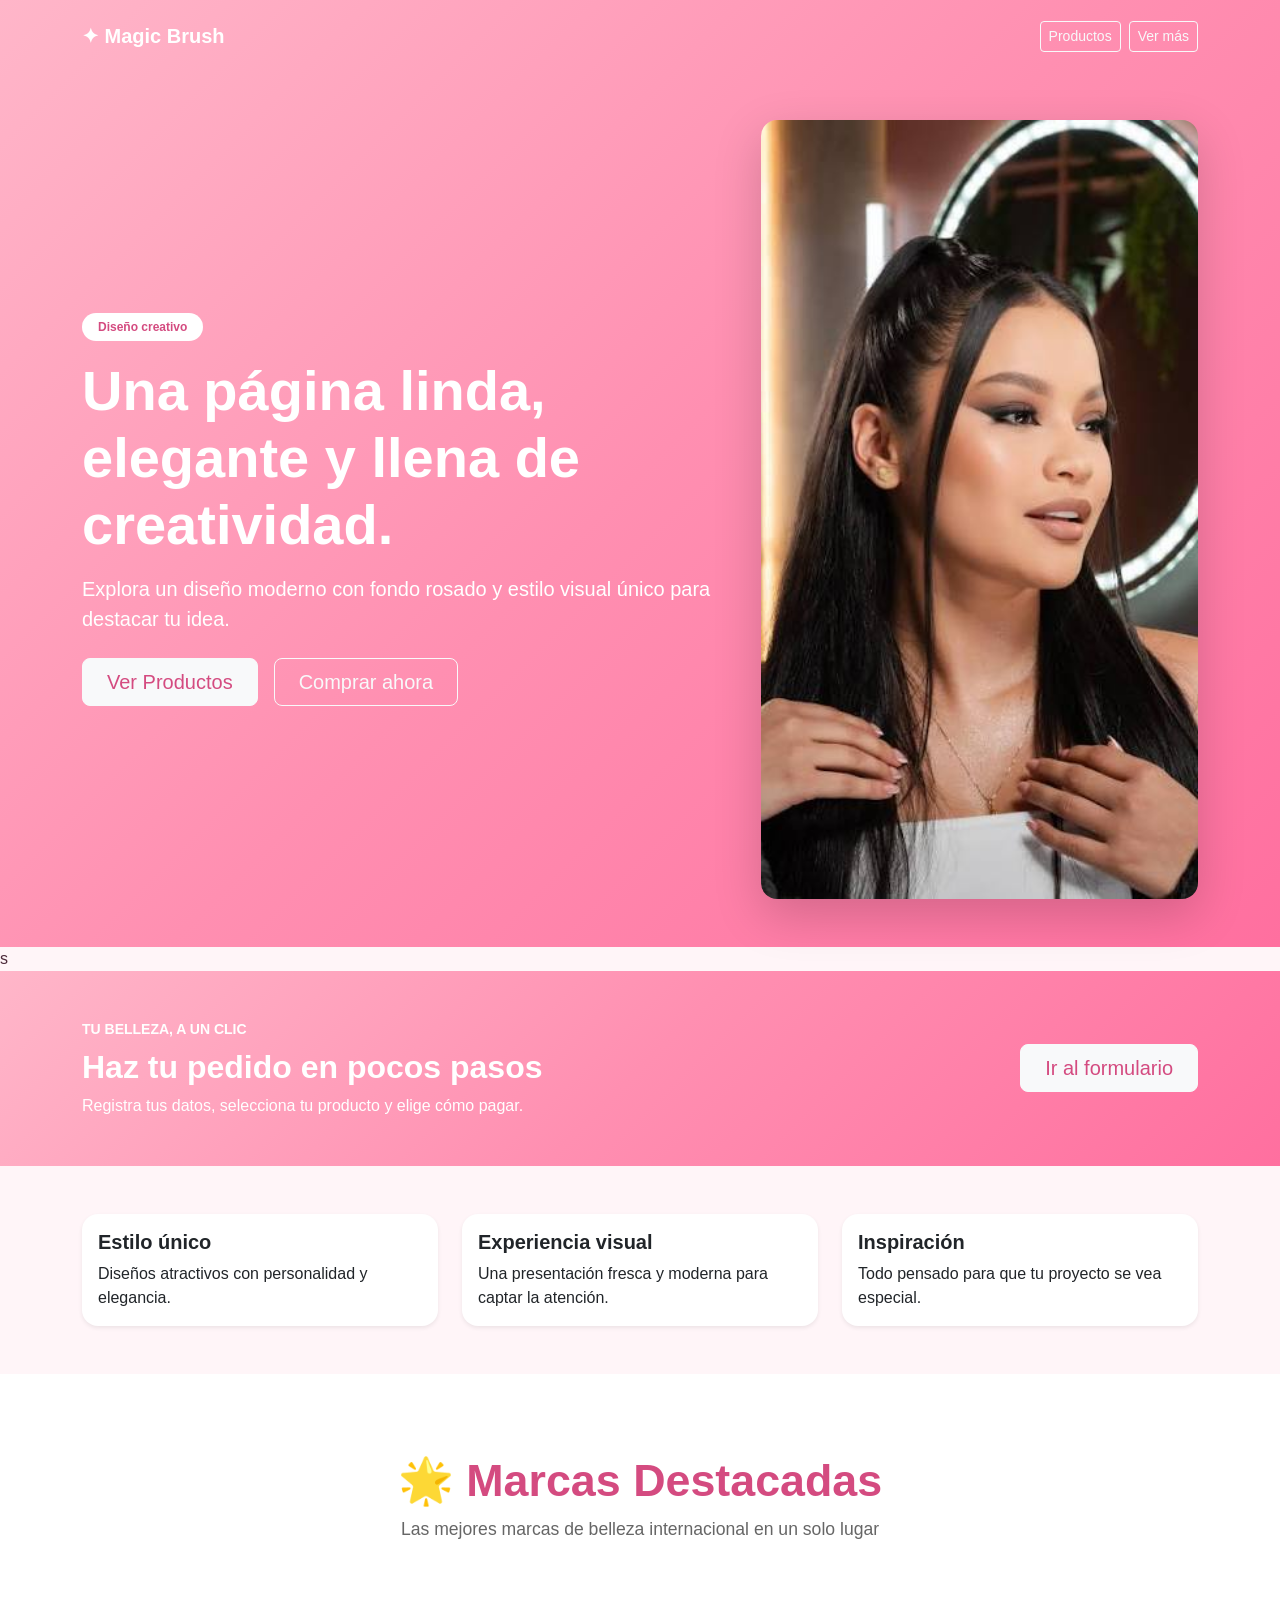
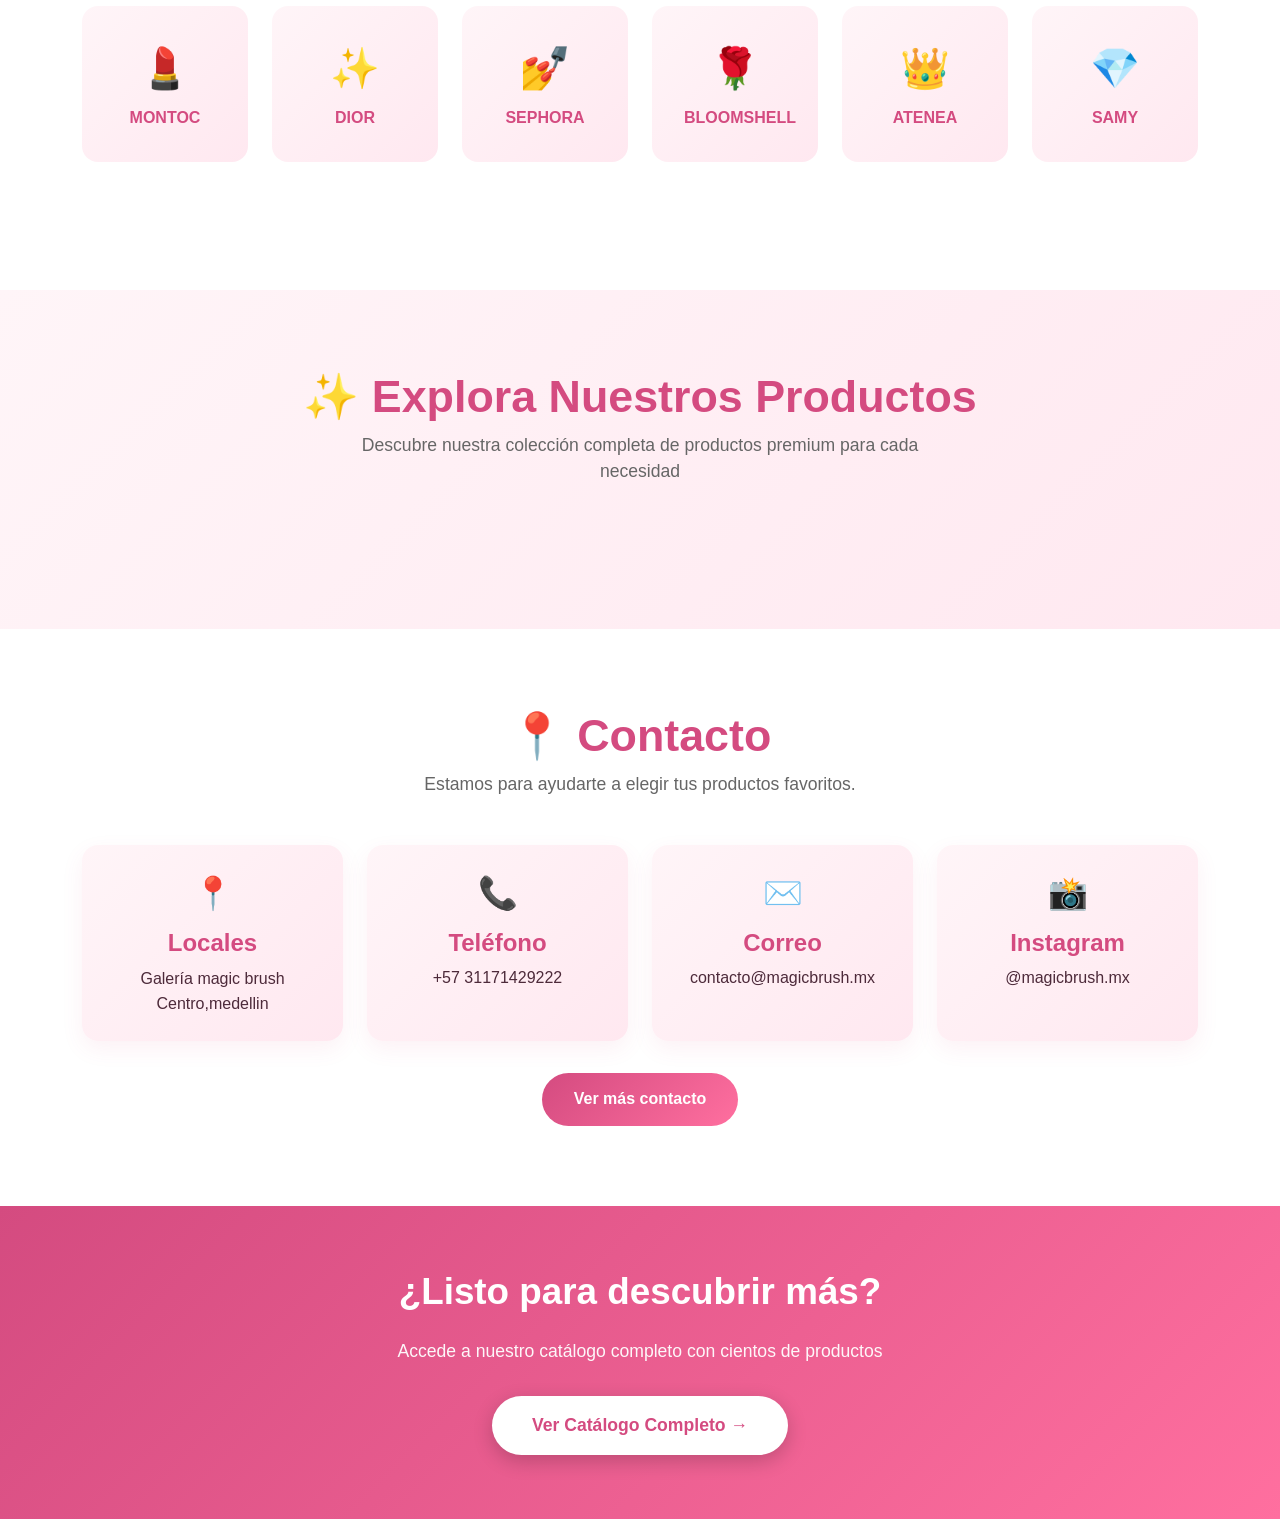
<file: index.html>
<!DOCTYPE html>
<html lang="es">
<head>
  <meta charset="UTF-8">
  <meta name="viewport" content="width=device-width, initial-scale=1.0">
  <title>Magic Brush</title>
  <link href="https://cdn.jsdelivr.net/npm/bootstrap@5.3.8/dist/css/bootstrap.min.css" rel="stylesheet">
  <link rel="stylesheet" href="style.css">
</head>
<body>

<div class="hero-section">
    <nav class="navbar navbar-expand-lg navbar-light py-3">
      <div class="container">
        <a class="navbar-brand fw-bold text-white" href="#">✦ Magic Brush</a>
        <div class="d-flex gap-2">
          <a class="btn btn-outline-light btn-sm" href="compras.html#productos">Productos</a>
          <a class="btn btn-outline-light btn-sm" href="compras.html#productos">Ver más</a>
        </div>
      </div>
    </nav>

    <div class="container py-5">
      <div class="row align-items-center g-5">
        <div class="col-lg-7 text-white">
          <span class="badge rounded-pill bg-white text-pink fw-semibold px-3 py-2 mb-3">Diseño creativo</span>
          <h1 class="display-4 fw-bold mb-3">Una página linda, elegante y llena de creatividad.</h1>
          <p class="lead mb-4">Explora un diseño moderno con fondo rosado y estilo visual único para destacar tu idea.</p>
          <div class="d-flex flex-wrap gap-3">
            <a class="btn btn-light btn-lg px-4 text-pink" href="compras.html#productos">Ver Productos</a>
            <a class="btn btn-outline-light btn-lg px-4" href="formulario.html">Comprar ahora</a>
          </div>
        </div>
        <div class="col-lg-5">
          <img src="./imagenes/maquilladora.jfif" class="img-fluid rounded-4 shadow-lg" alt="Diseño creativo rosado">
        </div>
      </div>
    </div>
  </div>
s
  <section class="seccion-compra-inicio">
    <div class="container d-flex flex-column flex-lg-row align-items-center justify-content-between gap-4">
      <div>
        <p class="text-uppercase small fw-bold mb-2">Tu belleza, a un clic</p>
        <h2 class="fw-bold mb-2">Haz tu pedido en pocos pasos</h2>
        <p class="mb-0">Registra tus datos, selecciona tu producto y elige cómo pagar.</p>
      </div>
      <a class="btn btn-light btn-lg text-pink px-4" href="formulario.html">Ir al formulario</a>
    </div>
  </section>

  <!-- SECCIÓN DE SERVICIOS -->
  <section id="servicios" class="container py-5">
    <div class="row g-4">
      <div class="col-md-4">
        <div class="card h-100 border-0 shadow-sm">
          <div class="card-body">
            <h5 class="fw-bold">Estilo único</h5>
            <p class="mb-0">Diseños atractivos con personalidad y elegancia.</p>
          </div>
        </div>
      </div>
      <div class="col-md-4">
        <div class="card h-100 border-0 shadow-sm">
          <div class="card-body">
            <h5 class="fw-bold">Experiencia visual</h5>
            <p class="mb-0">Una presentación fresca y moderna para captar la atención.</p>
          </div>
        </div>
      </div>
      <div class="col-md-4">
        <div class="card h-100 border-0 shadow-sm">
          <div class="card-body">
            <h5 class="fw-bold">Inspiración</h5>
            <p class="mb-0">Todo pensado para que tu proyecto se vea especial.</p>
          </div>
        </div>
      </div>
    </div>
  </section>

  <!-- SECCIÓN DE MARCAS DESTACADAS -->
  <section style="background: white; padding: 5rem 0;">
    <div class="container">
      <div style="text-align: center; margin-bottom: 4rem;">
        <h2 style="color: #d44b80; font-size: 2.8rem; font-weight: 800; margin-bottom: 0.5rem;">🌟 Marcas Destacadas</h2>
        <p style="color: #666; font-size: 1.1rem; max-width: 600px; margin: 0 auto;">Las mejores marcas de belleza internacional en un solo lugar</p>
      </div>

      <!-- MARCAS -->
      <div style="display: grid; grid-template-columns: repeat(auto-fit, minmax(150px, 1fr)); gap: 1.5rem; margin-bottom: 3rem;">
        <a href="montoc.html" style="display: block; text-decoration: none; background: linear-gradient(135deg, #fff5f8 0%, #ffe8f0 100%); padding: 2rem; border-radius: 1rem; text-align: center; transition: all 0.3s ease; cursor: pointer; box-shadow: none;"
             onmouseover="this.style.transform='scale(1.05)'; this.style.boxShadow='0 10px 30px rgba(212, 75, 128, 0.2)';"
             onmouseout="this.style.transform='scale(1)'; this.style.boxShadow='none';">
          <div style="font-size: 2.5rem; margin-bottom: 0.5rem;">💄</div>
          <p style="color: #d44b80; font-weight: 700; margin: 0;">MONTOC</p>
        </a>
        <a href="dior.html" style="display: block; text-decoration: none; background: linear-gradient(135deg, #fff5f8 0%, #ffe8f0 100%); padding: 2rem; border-radius: 1rem; text-align: center; transition: all 0.3s ease; cursor: pointer; box-shadow: none;"
             onmouseover="this.style.transform='scale(1.05)'; this.style.boxShadow='0 10px 30px rgba(212, 75, 128, 0.2)';"
             onmouseout="this.style.transform='scale(1)'; this.style.boxShadow='none';">
          <div style="font-size: 2.5rem; margin-bottom: 0.5rem;">✨</div>
          <p style="color: #d44b80; font-weight: 700; margin: 0;">DIOR</p>
        </a>
        <a href="sephora.html" style="display: block; text-decoration: none; background: linear-gradient(135deg, #fff5f8 0%, #ffe8f0 100%); padding: 2rem; border-radius: 1rem; text-align: center; transition: all 0.3s ease; cursor: pointer; box-shadow: none;"
             onmouseover="this.style.transform='scale(1.05)'; this.style.boxShadow='0 10px 30px rgba(212, 75, 128, 0.2)';"
             onmouseout="this.style.transform='scale(1)'; this.style.boxShadow='none';">
          <div style="font-size: 2.5rem; margin-bottom: 0.5rem;">💅</div>
          <p style="color: #d44b80; font-weight: 700; margin: 0;">SEPHORA</p>
        </a>
        <a href="bloomshell.html" style="display: block; text-decoration: none; background: linear-gradient(135deg, #fff5f8 0%, #ffe8f0 100%); padding: 2rem; border-radius: 1rem; text-align: center; transition: all 0.3s ease; cursor: pointer; box-shadow: none;"
             onmouseover="this.style.transform='scale(1.05)'; this.style.boxShadow='0 10px 30px rgba(212, 75, 128, 0.2)';"
             onmouseout="this.style.transform='scale(1)'; this.style.boxShadow='none';">
          <div style="font-size: 2.5rem; margin-bottom: 0.5rem;">🌹</div>
          <p style="color: #d44b80; font-weight: 700; margin: 0;">BLOOMSHELL</p>
        </a>
        <a href="atenea.html" style="display: block; text-decoration: none; background: linear-gradient(135deg, #fff5f8 0%, #ffe8f0 100%); padding: 2rem; border-radius: 1rem; text-align: center; transition: all 0.3s ease; cursor: pointer; box-shadow: none;"
             onmouseover="this.style.transform='scale(1.05)'; this.style.boxShadow='0 10px 30px rgba(212, 75, 128, 0.2)';"
             onmouseout="this.style.transform='scale(1)'; this.style.boxShadow='none';">
          <div style="font-size: 2.5rem; margin-bottom: 0.5rem;">👑</div>
          <p style="color: #d44b80; font-weight: 700; margin: 0;">ATENEA</p>
        </a>
        <a href="samy.html" style="display: block; text-decoration: none; background: linear-gradient(135deg, #fff5f8 0%, #ffe8f0 100%); padding: 2rem; border-radius: 1rem; text-align: center; transition: all 0.3s ease; cursor: pointer; box-shadow: none;"
             onmouseover="this.style.transform='scale(1.05)'; this.style.boxShadow='0 10px 30px rgba(212, 75, 128, 0.2)';"
             onmouseout="this.style.transform='scale(1)'; this.style.boxShadow='none';">
          <div style="font-size: 2.5rem; margin-bottom: 0.5rem;">💎</div>
          <p style="color: #d44b80; font-weight: 700; margin: 0;">SAMY</p>
        </a>
      </div>
    </div>
  </section>

  <!-- SECCIÓN DE PRODUCTOS POR CATEGORÍA -->
  <section style="background: linear-gradient(135deg, #fff5f8 0%, #ffe8f0 100%); padding: 5rem 0;">
    <div class="container">
      <div style="text-align: center; margin-bottom: 4rem;">
        <h2 style="color: #d44b80; font-size: 2.8rem; font-weight: 800; margin-bottom: 0.5rem;">✨ Explora Nuestros Productos</h2>
        <p style="color: #666; font-size: 1.1rem; max-width: 600px; margin: 0 auto;">Descubre nuestra colección completa de productos premium para cada necesidad</p>
      </div>
    </div>
  </section>

  <!-- SECCIÓN DE CONTACTO -->
  <section style="background: white; padding: 5rem 0;">
    <div class="container">
      <div style="text-align: center; margin-bottom: 3rem;">
        <h2 style="color: #d44b80; font-size: 2.8rem; font-weight: 800; margin-bottom: 0.5rem;">📍 Contacto</h2>
        <p style="color: #666; font-size: 1.1rem; max-width: 600px; margin: 0 auto;">Estamos para ayudarte a elegir tus productos favoritos.</p>
      </div>

      <div style="display: grid; grid-template-columns: repeat(auto-fit, minmax(180px, 1fr)); gap: 1.5rem;">
        <div style="background: linear-gradient(135deg, #fff5f8 0%, #ffe8f0 100%); border-radius: 1rem; padding: 1.5rem; text-align: center; box-shadow: 0 8px 22px rgba(212, 75, 128, 0.08);">
          <div style="font-size: 2rem; margin-bottom: 0.75rem;">📍</div>
          <h4 style="color: #d44b80; font-weight: 800; margin-bottom: 0.5rem;">Locales</h4>
          <p style="color: #4d2a3a; margin: 0; line-height: 1.6;">Galería magic brush<br>Centro,medellin</p>
        </div>

        <div style="background: linear-gradient(135deg, #fff5f8 0%, #ffe8f0 100%); border-radius: 1rem; padding: 1.5rem; text-align: center; box-shadow: 0 8px 22px rgba(212, 75, 128, 0.08);">
          <div style="font-size: 2rem; margin-bottom: 0.75rem;">📞</div>
          <h4 style="color: #d44b80; font-weight: 800; margin-bottom: 0.5rem;">Teléfono</h4>
          <p style="margin: 0;"><a href="tel:+525512345678" style="color: #4d2a3a; text-decoration: none;">+57 31171429222</a></p>
        </div>

        <div style="background: linear-gradient(135deg, #fff5f8 0%, #ffe8f0 100%); border-radius: 1rem; padding: 1.5rem; text-align: center; box-shadow: 0 8px 22px rgba(212, 75, 128, 0.08);">
          <div style="font-size: 2rem; margin-bottom: 0.75rem;">✉️</div>
          <h4 style="color: #d44b80; font-weight: 800; margin-bottom: 0.5rem;">Correo</h4>
          <p style="margin: 0;"><a href="mailto:contacto@magicbrush.mx" style="color: #4d2a3a; text-decoration: none;">contacto@magicbrush.mx</a></p>
        </div>

        <div style="background: linear-gradient(135deg, #fff5f8 0%, #ffe8f0 100%); border-radius: 1rem; padding: 1.5rem; text-align: center; box-shadow: 0 8px 22px rgba(212, 75, 128, 0.08);">
          <div style="font-size: 2rem; margin-bottom: 0.75rem;">📸</div>
          <h4 style="color: #d44b80; font-weight: 800; margin-bottom: 0.5rem;">Instagram</h4>
          <p style="margin: 0;"><a href="https://instagram.com/magicbrush.mx" target="_blank" rel="noreferrer" style="color: #4d2a3a; text-decoration: none;">@magicbrush.mx</a></p>
        </div>
      </div>

      <div style="text-align: center; margin-top: 2rem;">
        <a href="contacto.html" style="display: inline-block; background: linear-gradient(135deg, #d44b80 0%, #ff6f9f 100%); color: white; text-decoration: none; padding: 0.9rem 2rem; border-radius: 999px; font-weight: 700;">Ver más contacto</a>
      </div>
    </div>
  </section>

  <!-- BOTÓN CTA FINAL -->
  <section style="background: linear-gradient(135deg, #d44b80 0%, #ff6f9f 100%); padding: 4rem 0; text-align: center; color: white;">
    <div class="container">
      <h2 style="font-size: 2.3rem; font-weight: 800; margin-bottom: 1.5rem;">¿Listo para descubrir más?</h2>
      <p style="font-size: 1.1rem; margin-bottom: 2rem; opacity: 0.95;">Accede a nuestro catálogo completo con cientos de productos</p>
      <a href="compras.html#productos" style="display: inline-block; background: white; color: #d44b80; padding: 1rem 2.5rem; border-radius: 50px; text-decoration: none; font-weight: 700; font-size: 1.1rem; transition: all 0.3s ease; box-shadow: 0 6px 20px rgba(0, 0, 0, 0.2);"
         onmouseover="this.style.transform='translateY(-3px)'; this.style.boxShadow='0 10px 30px rgba(0, 0, 0, 0.3)';"
         onmouseout="this.style.transform='translateY(0)'; this.style.boxShadow='0 6px 20px rgba(0, 0, 0, 0.2)';">
        Ver Catálogo Completo →
      </a>
    </div>
  </section>

  <script src="https://cdn.jsdelivr.net/npm/bootstrap@5.3.8/dist/js/bootstrap.bundle.min.js"></script>
</body>
</html>
</file>
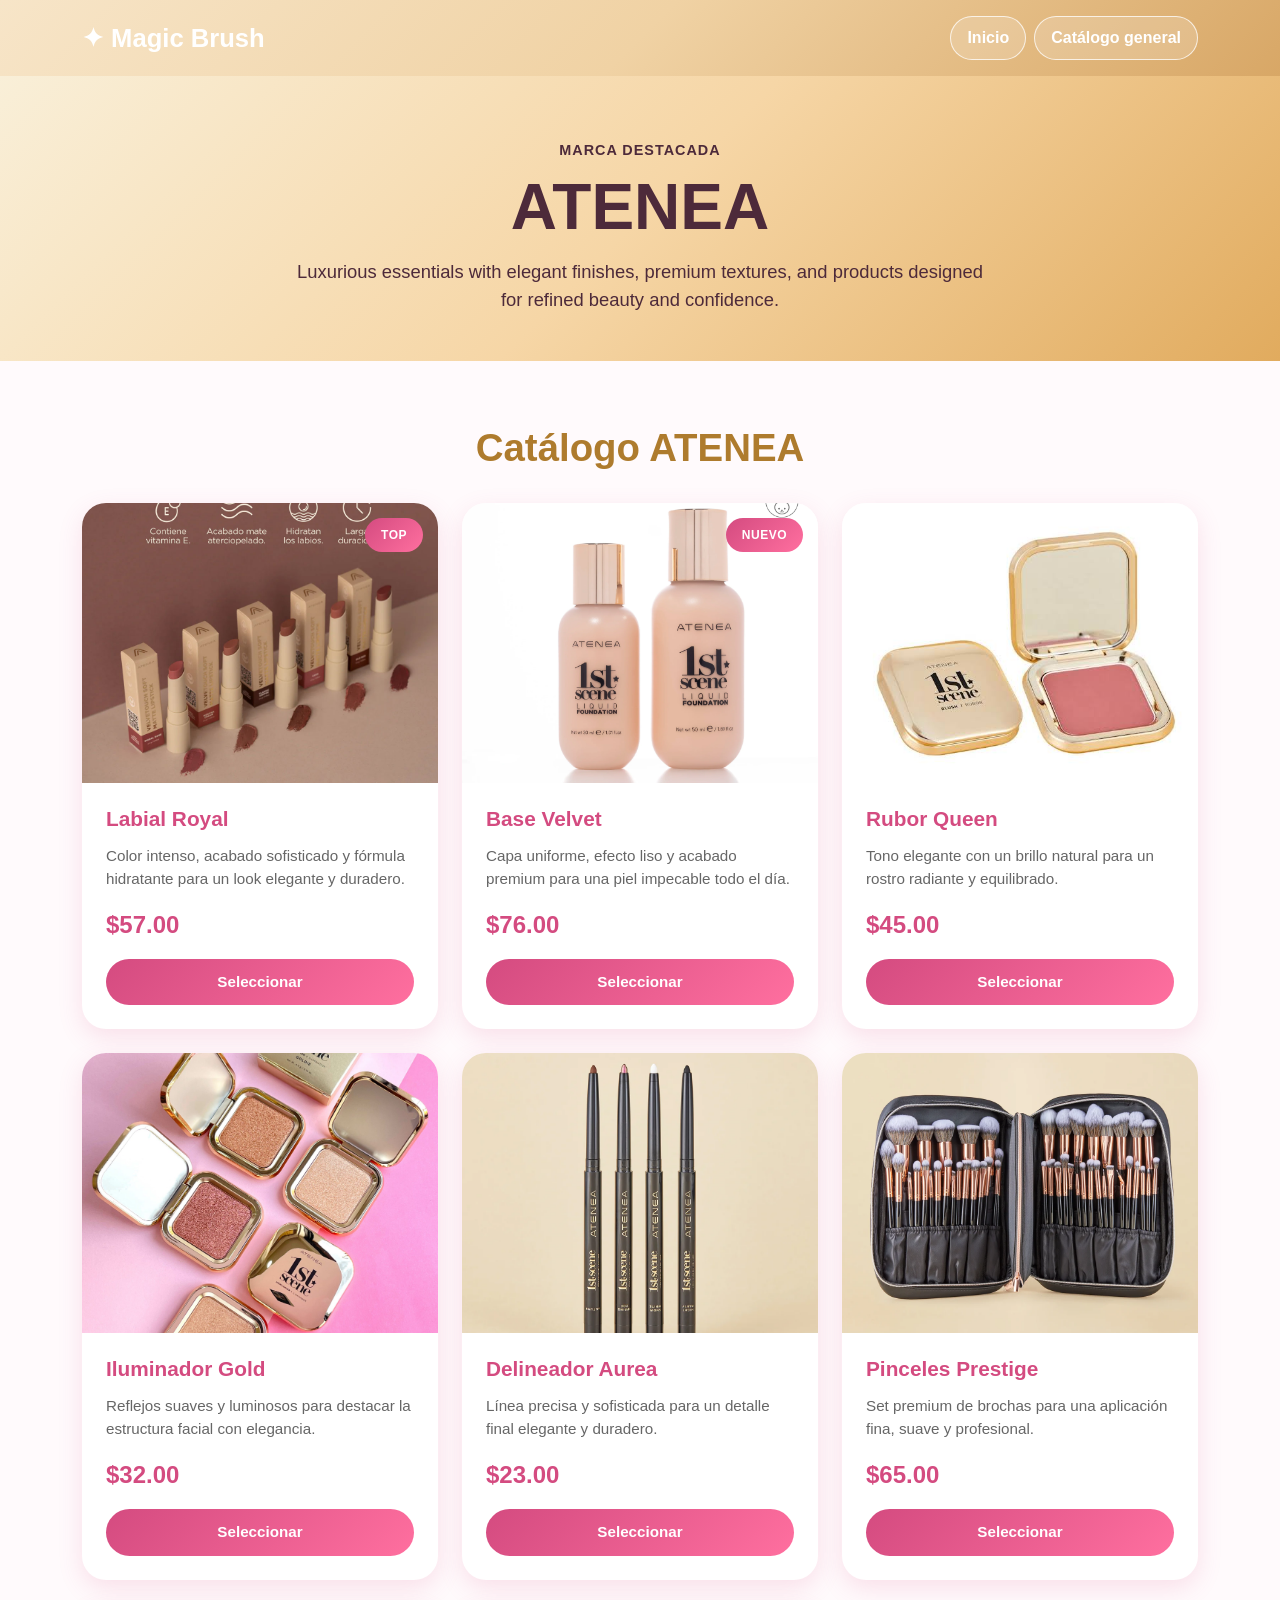
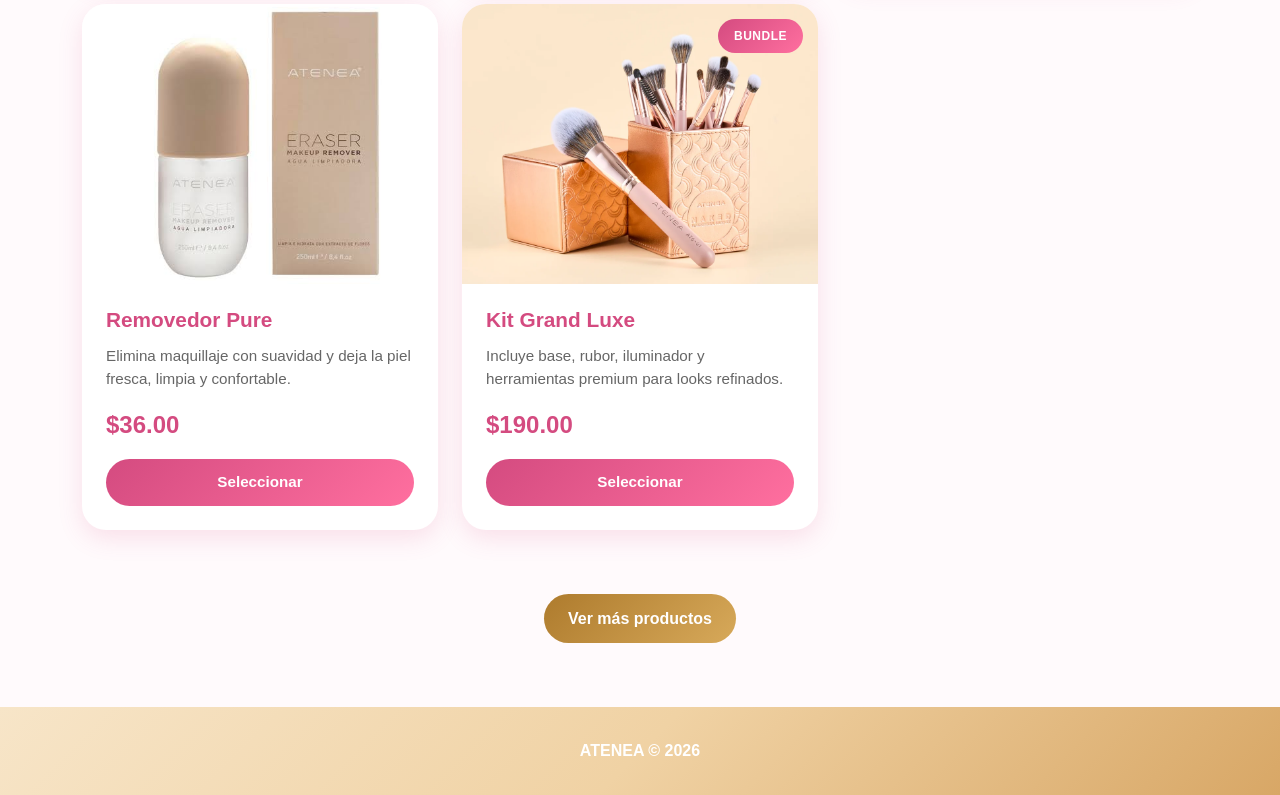
<file: atenea.html>
<!DOCTYPE html>
<html lang="es">
<head>
  <meta charset="UTF-8">
  <meta name="viewport" content="width=device-width, initial-scale=1.0">
  <title>ATENEA | Catálogo</title>
  <link href="https://cdn.jsdelivr.net/npm/bootstrap@5.3.8/dist/css/bootstrap.min.css" rel="stylesheet">
  <link rel="stylesheet" href="style.css">
  <style>
    body {
      background: #fffafc;
      color: #382330;
    }

    .topbar {
      background: linear-gradient(135deg, #f7e5c8 0%, #f0d2a4 50%, #d8a766 100%);
      padding: 1rem 0;
      box-shadow: 0 8px 20px rgba(171, 119, 63, 0.18);
    }

    .brand {
      color: #fff;
      text-decoration: none;
      font-weight: 800;
      font-size: 1.6rem;
    }

    .hero-marca {
      background: linear-gradient(135deg, #f9efd8 0%, #f6d6a6 50%, #e1ab5e 100%);
      padding: 4rem 0 3rem;
      color: #4d2a3a;
      text-align: center;
    }

    .hero-marca h1 {
      font-size: clamp(2.2rem, 5vw, 4rem);
      font-weight: 800;
      margin-bottom: 0.75rem;
    }

    .hero-marca p {
      font-size: 1.15rem;
      max-width: 700px;
      margin: 0 auto;
    }

    .catalogo {
      padding: 4rem 0;
    }

    .section-title {
      text-align: center;
      color: #ae7b2d;
      font-weight: 800;
      font-size: clamp(2rem, 3vw, 2.8rem);
      margin-bottom: 2rem;
    }

    .btn-nav {
      display: inline-block;
      background: rgba(255, 255, 255, 0.18);
      color: white;
      border: 1px solid rgba(255, 255, 255, 0.75);
      border-radius: 999px;
      padding: 0.55rem 1rem;
      text-decoration: none;
      font-weight: 600;
      transition: all 0.3s ease;
    }

    .btn-nav:hover {
      background: white;
      color: #ae7b2d;
      text-decoration: none;
    }

    .btn-principal {
      display: inline-flex;
      align-items: center;
      justify-content: center;
      background: linear-gradient(135deg, #ae7b2d 0%, #d7a95a 100%);
      color: white;
      border: none;
      border-radius: 999px;
      padding: 0.8rem 1.5rem;
      font-weight: 700;
      text-decoration: none;
      margin-top: 1rem;
      transition: all 0.3s ease;
    }

    .btn-principal:hover {
      transform: translateY(-2px);
      box-shadow: 0 10px 25px rgba(174, 123, 45, 0.3);
      color: white;
    }
  </style>
</head>
<body>
  <nav class="topbar">
    <div class="container d-flex justify-content-between align-items-center">
      <a href="index.html" class="brand">✦ Magic Brush</a>
      <div class="d-flex gap-2">
        <a class="btn-nav" href="index.html">Inicio</a>
        <a class="btn-nav" href="compras.html#productos">Catálogo general</a>
      </div>
    </div>
  </nav>

  <header class="hero-marca">
    <div class="container">
      <p style="margin-bottom: 0.5rem; font-weight: 700; letter-spacing: 1px; text-transform: uppercase; font-size: 0.9rem;">Marca destacada</p>
      <h1>ATENEA</h1>
      <p>Luxurious essentials with elegant finishes, premium textures, and products designed for refined beauty and confidence.</p>
    </div>
  </header>

  <main class="catalogo">
    <div class="container">
      <h2 class="section-title">Catálogo ATENEA</h2>

      <div class="row g-4">
        <div class="col-md-6 col-lg-4">
          <div class="card-producto">
            <div class="imagen-producto">
              <img src="./imagenes/labiales atenea.jpg" alt="Labial Atenea" class="img-producto">
              <span class="badge-descuento">TOP</span>
            </div>
            <div class="card-body-producto">
              <h5 class="nombre-producto">Labial Royal</h5>
              <p class="descripcion-producto">Color intenso, acabado sofisticado y fórmula hidratante para un look elegante y duradero.</p>
              <div class="precio-producto">
                <span class="precio">$57.00</span>
              </div>
              <button class="btn-seleccionar">Seleccionar</button>
            </div>
          </div>
        </div>

        <div class="col-md-6 col-lg-4">
          <div class="card-producto">
            <div class="imagen-producto">
              <img src="./imagenes/base atenea.webp" alt="Base Atenea" class="img-producto">
              <span class="badge-descuento">NUEVO</span>
            </div>
            <div class="card-body-producto">
              <h5 class="nombre-producto">Base Velvet</h5>
              <p class="descripcion-producto">Capa uniforme, efecto liso y acabado premium para una piel impecable todo el día.</p>
              <div class="precio-producto">
                <span class="precio">$76.00</span>
              </div>
              <button class="btn-seleccionar">Seleccionar</button>
            </div>
          </div>
        </div>

        <div class="col-md-6 col-lg-4">
          <div class="card-producto">
            <div class="imagen-producto">
              <img src="./imagenes/rubor atenea.jfif" alt="Rubor Atenea" class="img-producto">
            </div>
            <div class="card-body-producto">
              <h5 class="nombre-producto">Rubor Queen</h5>
              <p class="descripcion-producto">Tono elegante con un brillo natural para un rostro radiante y equilibrado.</p>
              <div class="precio-producto">
                <span class="precio">$45.00</span>
              </div>
              <button class="btn-seleccionar">Seleccionar</button>
            </div>
          </div>
        </div>

        <div class="col-md-6 col-lg-4">
          <div class="card-producto">
            <div class="imagen-producto">
              <img src="./imagenes/iluminador atenea.jpg" alt="Iluminador Atenea" class="img-producto">
            </div>
            <div class="card-body-producto">
              <h5 class="nombre-producto">Iluminador Gold</h5>
              <p class="descripcion-producto">Reflejos suaves y luminosos para destacar la estructura facial con elegancia.</p>
              <div class="precio-producto">
                <span class="precio">$32.00</span>
              </div>
              <button class="btn-seleccionar">Seleccionar</button>
            </div>
          </div>
        </div>

        <div class="col-md-6 col-lg-4">
          <div class="card-producto">
            <div class="imagen-producto">
              <img src="./imagenes/delineador atenea.webp" alt="Delineador Atenea" class="img-producto">
            </div>
            <div class="card-body-producto">
              <h5 class="nombre-producto">Delineador Aurea</h5>
              <p class="descripcion-producto">Línea precisa y sofisticada para un detalle final elegante y duradero.</p>
              <div class="precio-producto">
                <span class="precio">$23.00</span>
              </div>
              <button class="btn-seleccionar">Seleccionar</button>
            </div>
          </div>
        </div>

        <div class="col-md-6 col-lg-4">
          <div class="card-producto">
            <div class="imagen-producto">
              <img src="./imagenes/pinceles atenea.webp" alt="Pinceles Atenea" class="img-producto">
            </div>
            <div class="card-body-producto">
              <h5 class="nombre-producto">Pinceles Prestige</h5>
              <p class="descripcion-producto">Set premium de brochas para una aplicación fina, suave y profesional.</p>
              <div class="precio-producto">
                <span class="precio">$65.00</span>
              </div>
              <button class="btn-seleccionar">Seleccionar</button>
            </div>
          </div>
        </div>

        <div class="col-md-6 col-lg-4">
          <div class="card-producto">
            <div class="imagen-producto">
              <img src="./imagenes/removedor atenea.jfif" alt="Removedor Atenea" class="img-producto">
            </div>
            <div class="card-body-producto">
              <h5 class="nombre-producto">Removedor Pure</h5>
              <p class="descripcion-producto">Elimina maquillaje con suavidad y deja la piel fresca, limpia y confortable.</p>
              <div class="precio-producto">
                <span class="precio">$36.00</span>
              </div>
              <button class="btn-seleccionar">Seleccionar</button>
            </div>
          </div>
        </div>

        <div class="col-md-6 col-lg-4">
          <div class="card-producto">
            <div class="imagen-producto">
              <img src="./imagenes/kit atenea.webp" alt="Kit Atenea" class="img-producto">
              <span class="badge-descuento">BUNDLE</span>
            </div>
            <div class="card-body-producto">
              <h5 class="nombre-producto">Kit Grand Luxe</h5>
              <p class="descripcion-producto">Incluye base, rubor, iluminador y herramientas premium para looks refinados.</p>
              <div class="precio-producto">
                <span class="precio">$190.00</span>
              </div>
              <button class="btn-seleccionar">Seleccionar</button>
            </div>
          </div>
        </div>
      </div>

      <div class="text-center mt-5">
        <a href="compras.html#productos" class="btn-principal">Ver más productos</a>
      </div>
    </div>
  </main>

  <footer style="background: linear-gradient(135deg, #f7e5c8 0%, #f0d2a4 50%, #d8a766 100%); color: white; padding: 2rem 0; text-align: center;">
    <div class="container">
      <p style="margin: 0; font-weight: 600;">ATENEA © 2026</p>
    </div>
  </footer>
</body>
</html>
</file>
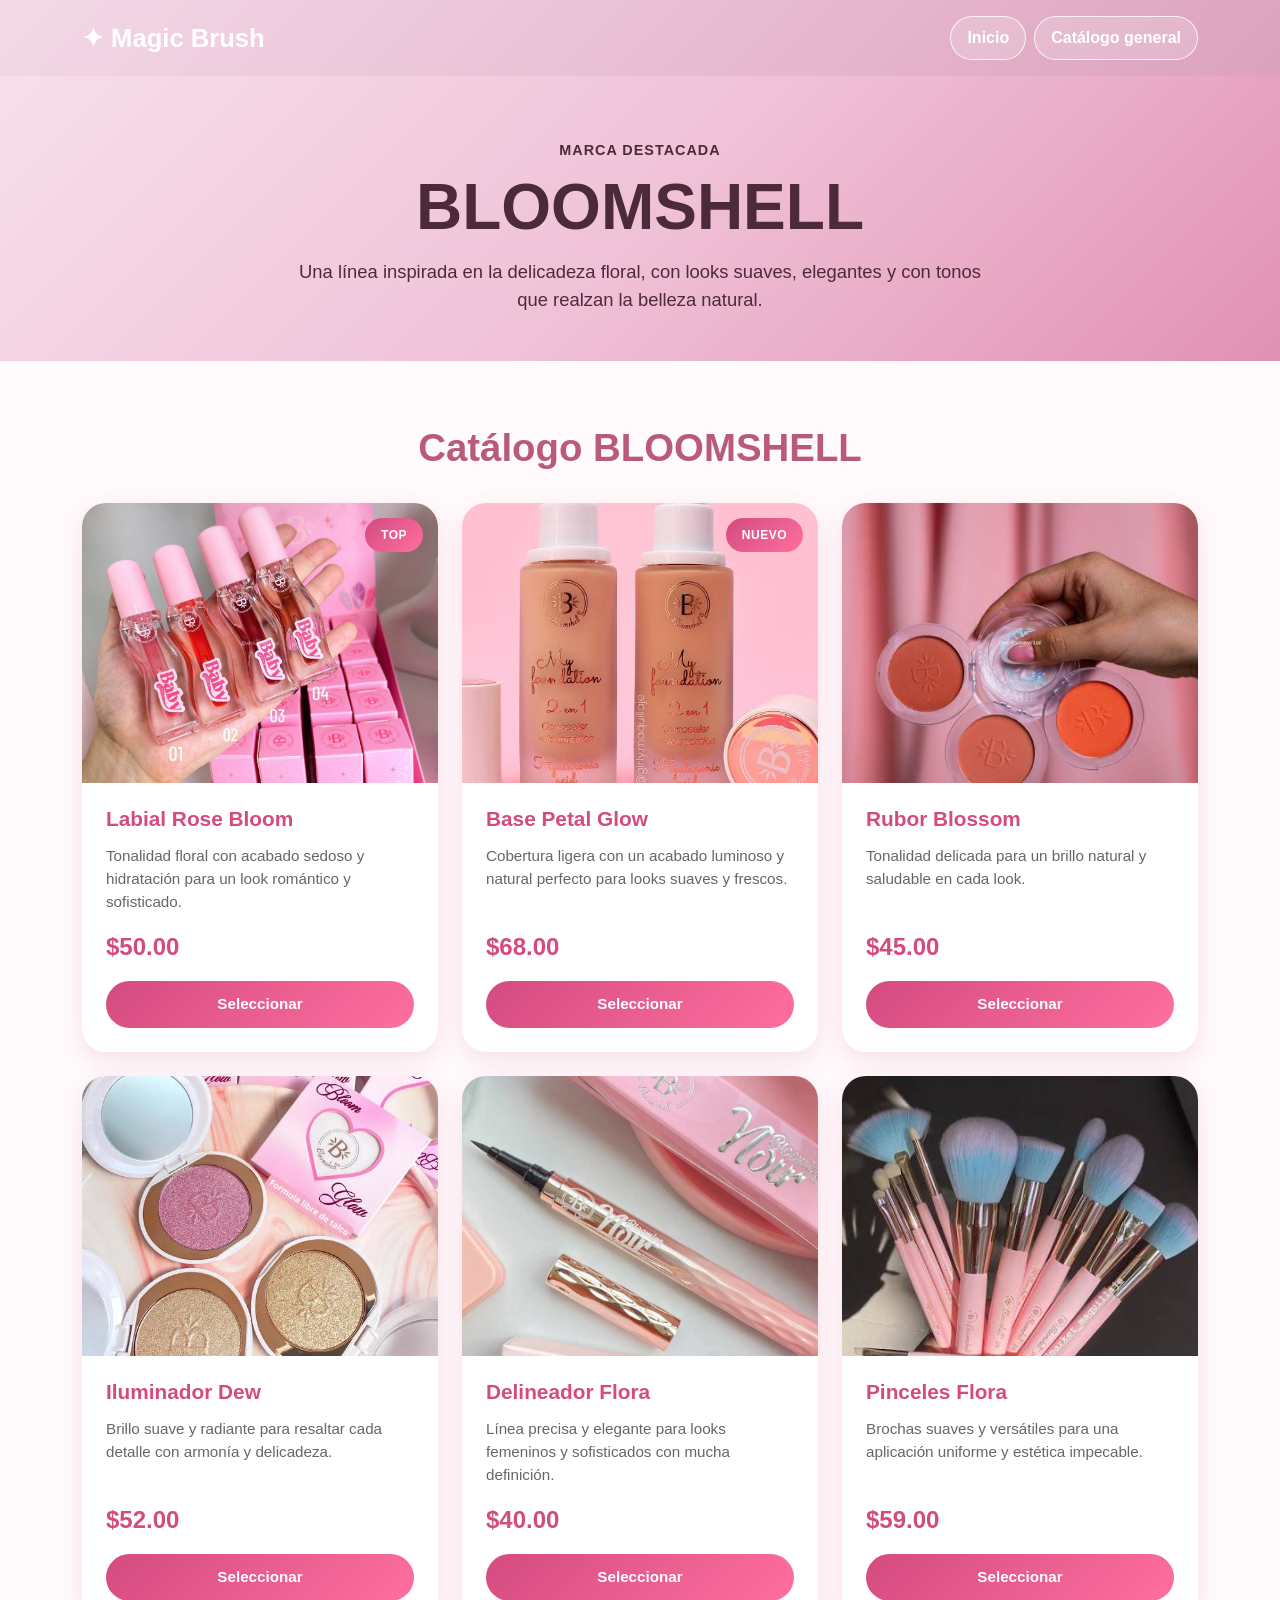
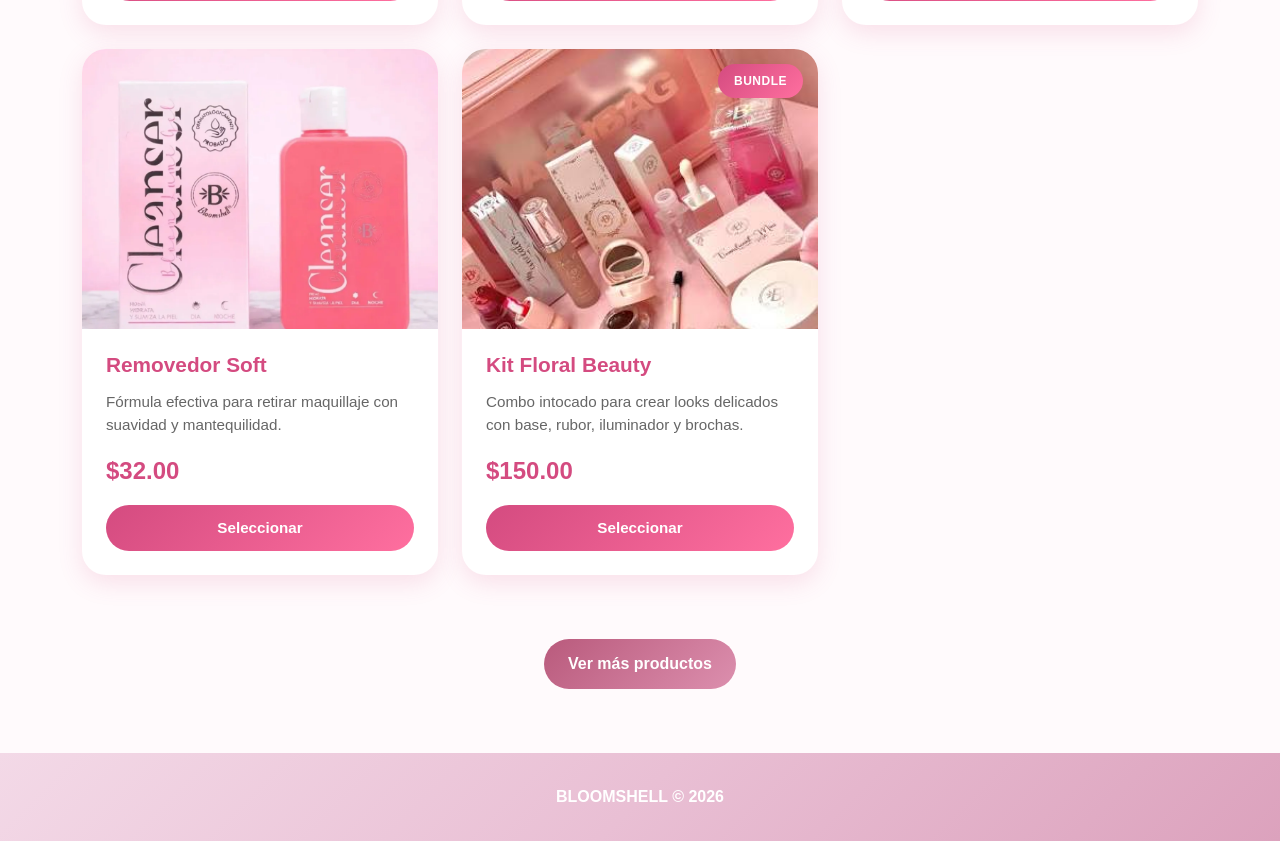
<file: bloomshell.html>
<!DOCTYPE html>
<html lang="es">
<head>
  <meta charset="UTF-8">
  <meta name="viewport" content="width=device-width, initial-scale=1.0">
  <title>BLOOMSHELL | Catálogo</title>
  <link href="https://cdn.jsdelivr.net/npm/bootstrap@5.3.8/dist/css/bootstrap.min.css" rel="stylesheet">
  <link rel="stylesheet" href="style.css">
  <style>
    body {
      background: #fffafc;
      color: #382330;
    }

    .topbar {
      background: linear-gradient(135deg, #f3d9e7 0%, #e9bfd4 50%, #dca2bd 100%);
      padding: 1rem 0;
      box-shadow: 0 8px 20px rgba(169, 102, 136, 0.18);
    }

    .brand {
      color: #fff;
      text-decoration: none;
      font-weight: 800;
      font-size: 1.6rem;
    }

    .hero-marca {
      background: linear-gradient(135deg, #f7dfea 0%, #f0c2d8 50%, #e191b2 100%);
      padding: 4rem 0 3rem;
      color: #4d2a3a;
      text-align: center;
    }

    .hero-marca h1 {
      font-size: clamp(2.2rem, 5vw, 4rem);
      font-weight: 800;
      margin-bottom: 0.75rem;
    }

    .hero-marca p {
      font-size: 1.15rem;
      max-width: 700px;
      margin: 0 auto;
    }

    .catalogo {
      padding: 4rem 0;
    }

    .section-title {
      text-align: center;
      color: #b95a7c;
      font-weight: 800;
      font-size: clamp(2rem, 3vw, 2.8rem);
      margin-bottom: 2rem;
    }

    .btn-nav {
      display: inline-block;
      background: rgba(255, 255, 255, 0.18);
      color: white;
      border: 1px solid rgba(255, 255, 255, 0.8);
      border-radius: 999px;
      padding: 0.55rem 1rem;
      text-decoration: none;
      font-weight: 600;
      transition: all 0.3s ease;
    }

    .btn-nav:hover {
      background: white;
      color: #b95a7c;
      text-decoration: none;
    }

    .btn-principal {
      display: inline-flex;
      align-items: center;
      justify-content: center;
      background: linear-gradient(135deg, #b95a7c 0%, #dc8fae 100%);
      color: white;
      border: none;
      border-radius: 999px;
      padding: 0.8rem 1.5rem;
      font-weight: 700;
      text-decoration: none;
      margin-top: 1rem;
      transition: all 0.3s ease;
    }

    .btn-principal:hover {
      transform: translateY(-2px);
      box-shadow: 0 10px 25px rgba(185, 90, 124, 0.3);
      color: white;
    }
  </style>
</head>
<body>
  <nav class="topbar">
    <div class="container d-flex justify-content-between align-items-center">
      <a href="index.html" class="brand">✦ Magic Brush</a>
      <div class="d-flex gap-2">
        <a class="btn-nav" href="index.html">Inicio</a>
        <a class="btn-nav" href="compras.html#productos">Catálogo general</a>
      </div>
    </div>
  </nav>

  <header class="hero-marca">
    <div class="container">
      <p style="margin-bottom: 0.5rem; font-weight: 700; letter-spacing: 1px; text-transform: uppercase; font-size: 0.9rem;">Marca destacada</p>
      <h1>BLOOMSHELL</h1>
      <p>Una línea inspirada en la delicadeza floral, con looks suaves, elegantes y con tonos que realzan la belleza natural.</p>
    </div>
  </header>

  <main class="catalogo">
    <div class="container">
      <h2 class="section-title">Catálogo BLOOMSHELL</h2>

      <div class="row g-4">
        <div class="col-md-6 col-lg-4">
          <div class="card-producto">
            <div class="imagen-producto">
              <img src="./imagenes/labiales bloomshell.jpg" alt="Labial Bloomshell" class="img-producto">
              <span class="badge-descuento">TOP</span>
            </div>
            <div class="card-body-producto">
              <h5 class="nombre-producto">Labial Rose Bloom</h5>
              <p class="descripcion-producto">Tonalidad floral con acabado sedoso y hidratación para un look romántico y sofisticado.</p>
              <div class="precio-producto">
                <span class="precio">$50.00</span>
              </div>
              <button class="btn-seleccionar">Seleccionar</button>
            </div>
          </div>
        </div>

        <div class="col-md-6 col-lg-4">
          <div class="card-producto">
            <div class="imagen-producto">
              <img src="./imagenes/base bloomshell.jfif" alt="Base Bloomshell" class="img-producto">
              <span class="badge-descuento">NUEVO</span>
            </div>
            <div class="card-body-producto">
              <h5 class="nombre-producto">Base Petal Glow</h5>
              <p class="descripcion-producto">Cobertura ligera con un acabado luminoso y natural perfecto para looks suaves y frescos.</p>
              <div class="precio-producto">
                <span class="precio">$68.00</span>
              </div>
              <button class="btn-seleccionar">Seleccionar</button>
            </div>
          </div>
        </div>

        <div class="col-md-6 col-lg-4">
          <div class="card-producto">
            <div class="imagen-producto">
              <img src="./imagenes/rubor bloomshell.jfif" alt="Rubor Bloomshell" class="img-producto">
            </div>
            <div class="card-body-producto">
              <h5 class="nombre-producto">Rubor Blossom</h5>
              <p class="descripcion-producto">Tonalidad delicada para un brillo natural y saludable en cada look.</p>
              <div class="precio-producto">
                <span class="precio">$45.00</span>
              </div>
              <button class="btn-seleccionar">Seleccionar</button>
            </div>
          </div>
        </div>

        <div class="col-md-6 col-lg-4">
          <div class="card-producto">
            <div class="imagen-producto">
              <img src="./imagenes/iluminador bloomshell.jfif" alt="Iluminador Bloomshell" class="img-producto">
            </div>
            <div class="card-body-producto">
              <h5 class="nombre-producto">Iluminador Dew</h5>
              <p class="descripcion-producto">Brillo suave y radiante para resaltar cada detalle con armonía y delicadeza.</p>
              <div class="precio-producto">
                <span class="precio">$52.00</span>
              </div>
              <button class="btn-seleccionar">Seleccionar</button>
            </div>
          </div>
        </div>

        <div class="col-md-6 col-lg-4">
          <div class="card-producto">
            <div class="imagen-producto">
              <img src="./imagenes/delineador bloomshell.webp" alt="Delineador Bloomshell" class="img-producto">
            </div>
            <div class="card-body-producto">
              <h5 class="nombre-producto">Delineador Flora</h5>
              <p class="descripcion-producto">Línea precisa y elegante para looks femeninos y sofisticados con mucha definición.</p>
              <div class="precio-producto">
                <span class="precio">$40.00</span>
              </div>
              <button class="btn-seleccionar">Seleccionar</button>
            </div>
          </div>
        </div>

        <div class="col-md-6 col-lg-4">
          <div class="card-producto">
            <div class="imagen-producto">
              <img src="./imagenes/pinceles bloomshell.jfif" alt="Pinceles Bloomshell" class="img-producto">
            </div>
            <div class="card-body-producto">
              <h5 class="nombre-producto">Pinceles Flora</h5>
              <p class="descripcion-producto">Brochas suaves y versátiles para una aplicación uniforme y estética impecable.</p>
              <div class="precio-producto">
                <span class="precio">$59.00</span>
              </div>
              <button class="btn-seleccionar">Seleccionar</button>
            </div>
          </div>
        </div>

        <div class="col-md-6 col-lg-4">
          <div class="card-producto">
            <div class="imagen-producto">
              <img src="./imagenes/removedor bloomshell.webp" alt="Removedor Bloomshell" class="img-producto">
            </div>
            <div class="card-body-producto">
              <h5 class="nombre-producto">Removedor Soft</h5>
              <p class="descripcion-producto">Fórmula efectiva para retirar maquillaje con suavidad y mantequilidad.</p>
              <div class="precio-producto">
                <span class="precio">$32.00</span>
              </div>
              <button class="btn-seleccionar">Seleccionar</button>
            </div>
          </div>
        </div>

        <div class="col-md-6 col-lg-4">
          <div class="card-producto">
            <div class="imagen-producto">
              <img src="./imagenes/kit bloomshell.jfif" alt="Kit Bloomshell" class="img-producto">
              <span class="badge-descuento">BUNDLE</span>
            </div>
            <div class="card-body-producto">
              <h5 class="nombre-producto">Kit Floral Beauty</h5>
              <p class="descripcion-producto">Combo intocado para crear looks delicados con base, rubor, iluminador y brochas.</p>
              <div class="precio-producto">
                <span class="precio">$150.00</span>
              </div>
              <button class="btn-seleccionar">Seleccionar</button>
            </div>
          </div>
        </div>
      </div>

      <div class="text-center mt-5">
        <a href="compras.html#productos" class="btn-principal">Ver más productos</a>
      </div>
    </div>
  </main>

  <footer style="background: linear-gradient(135deg, #f3d9e7 0%, #e9bfd4 50%, #dca2bd 100%); color: white; padding: 2rem 0; text-align: center;">
    <div class="container">
      <p style="margin: 0; font-weight: 600;">BLOOMSHELL © 2026</p>
    </div>
  </footer>
</body>
</html>
</file>
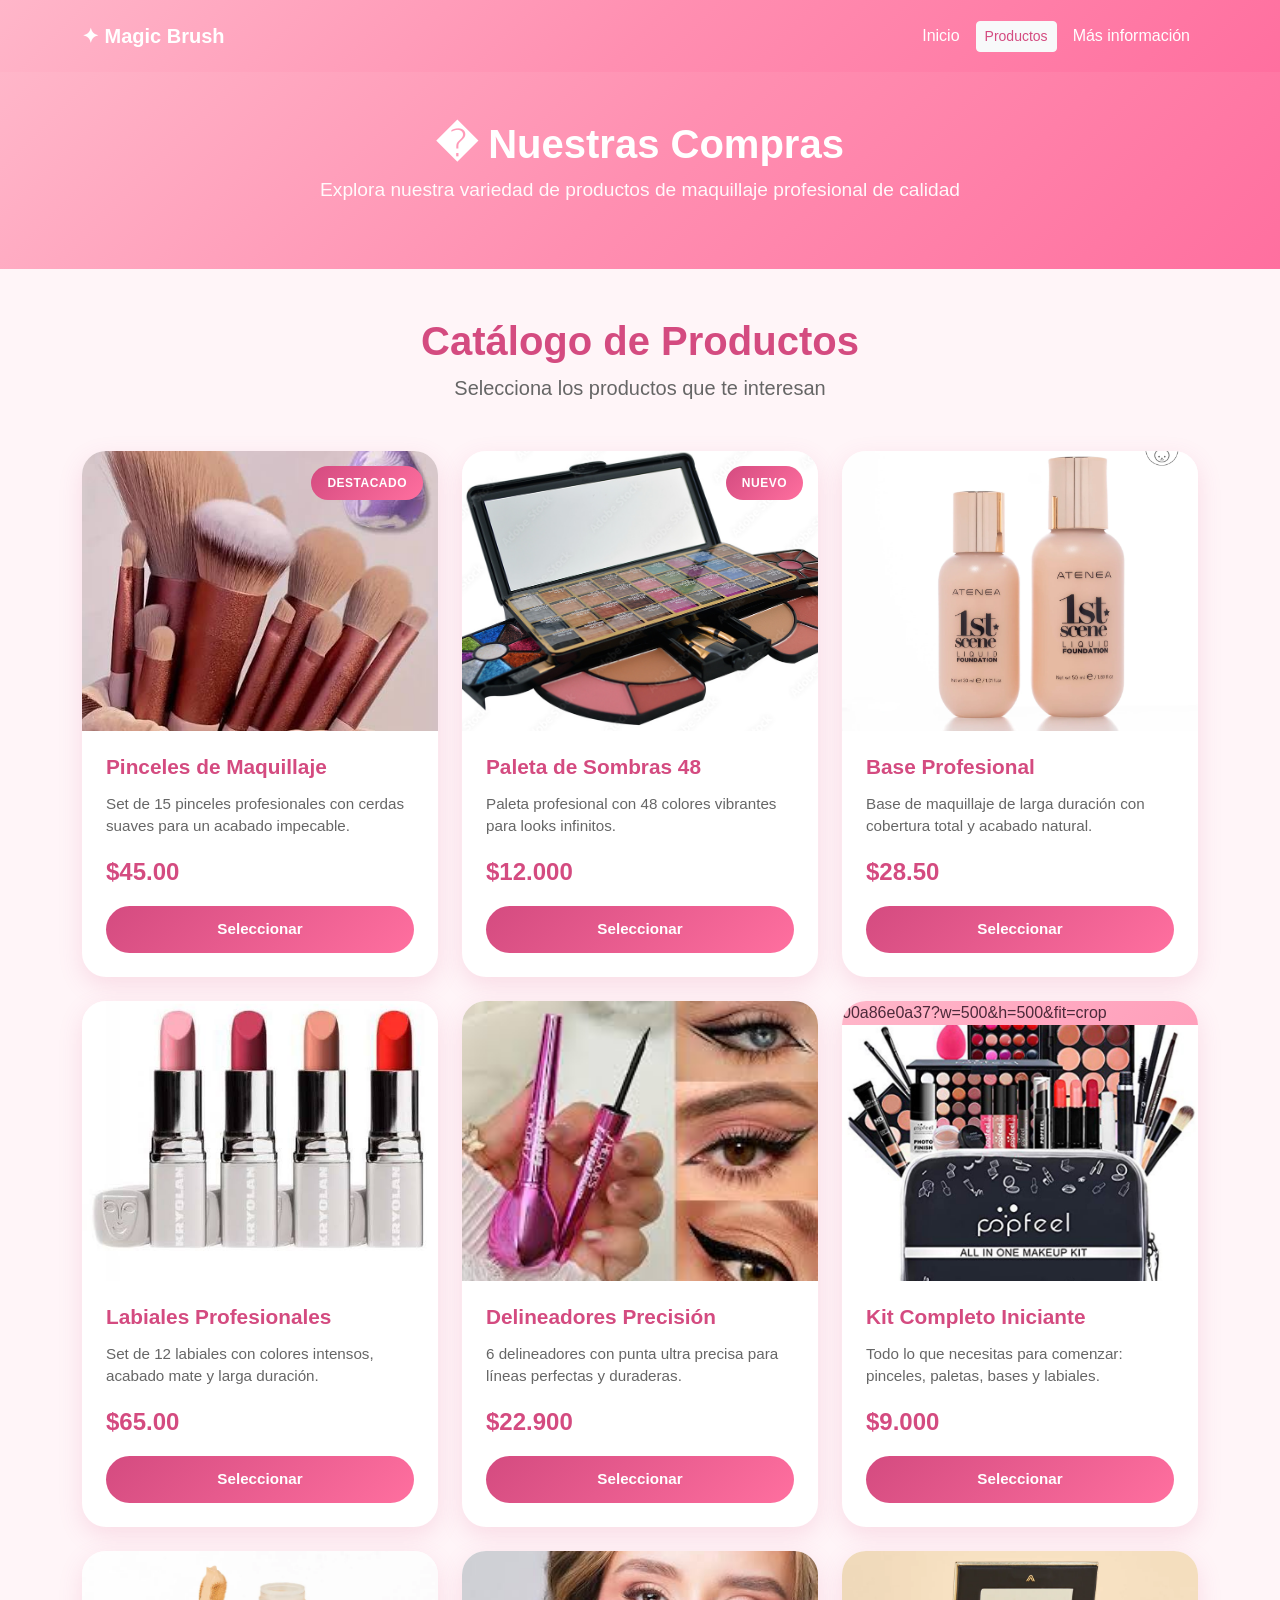
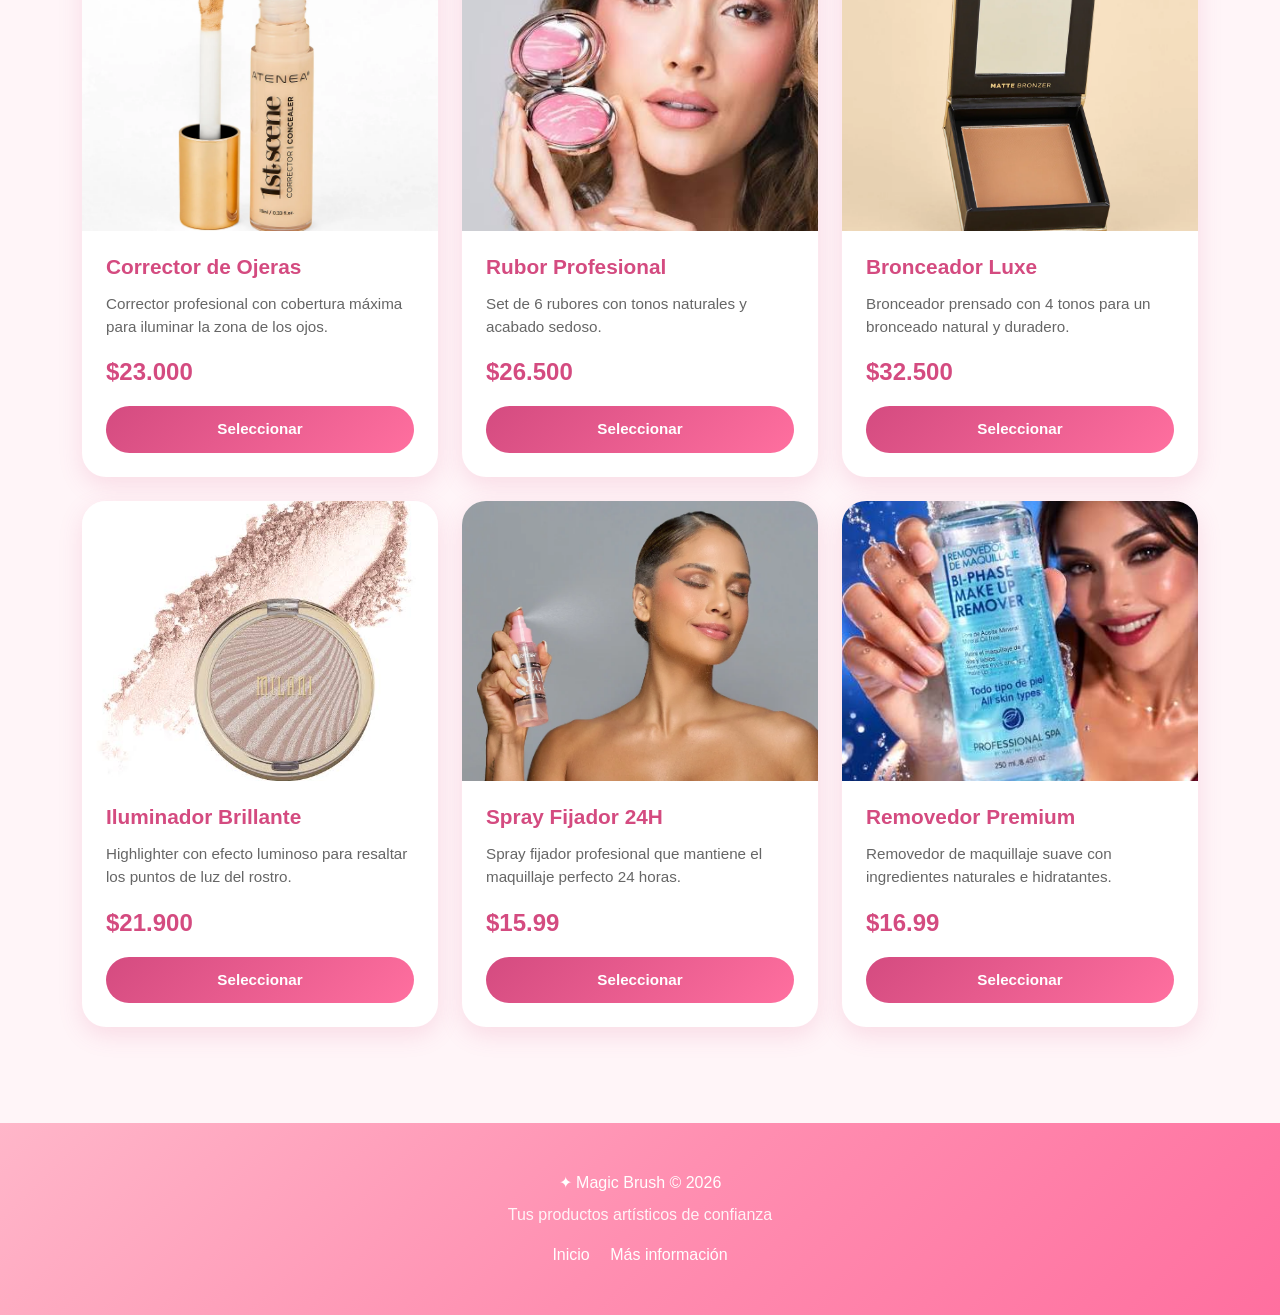
<file: compras.html>
<!DOCTYPE html>
<html lang="es">
<head>
  <meta charset="UTF-8">
  <meta name="viewport" content="width=device-width, initial-scale=1.0">
  <title>Compras - Magic Brush</title>
  <link href="https://cdn.jsdelivr.net/npm/bootstrap@5.3.8/dist/css/bootstrap.min.css" rel="stylesheet">
  <link rel="stylesheet" href="style.css">
</head>
<body>
  <!-- NAVBAR -->
  <nav class="navbar navbar-expand-lg navbar-light py-3" style="background: linear-gradient(135deg, #ffb6c9 0%, #ff8fb1 50%, #ff6f9f 100%);">
    <div class="container">
      <a class="navbar-brand fw-bold text-white" href="index.html">✦ Magic Brush</a>
      <button class="navbar-toggler" type="button" data-bs-toggle="collapse" data-bs-target="#menuPrincipal" aria-controls="menuPrincipal" aria-expanded="false" aria-label="Abrir menú">
        <span class="navbar-toggler-icon"></span>
      </button>
      <div class="collapse navbar-collapse" id="menuPrincipal">
        <div class="navbar-nav ms-auto align-items-lg-center gap-lg-2">
          <a class="nav-link text-white" href="index.html">Inicio</a>
          <a class="btn btn-light btn-sm text-pink" href="compras.html#productos">Productos</a>
          <a class="nav-link text-white" href="pagina2.html">Más información</a>
        </div>
      </div>
    </div>
  </nav>

  <!-- ENCABEZADO DE LA PÁGINA -->
  <section style="background: linear-gradient(135deg, #ffb6c9 0%, #ff8fb1 50%, #ff6f9f 100%); padding: 3rem 0; text-align: center; color: white;">
    <div class="container">
      <h1 style="font-size: 2.5rem; font-weight: bold; margin-bottom: 0.5rem;">� Nuestras Compras</h1>
      <p style="font-size: 1.2rem; opacity: 0.95;">Explora nuestra variedad de productos de maquillaje profesional de calidad</p>
    </div>
  </section>

  <!-- SECCIÓN DE PRODUCTOS -->
  <section id="productos" class="container py-5">
    <h2 class="text-center mb-2 fw-bold" style="color: #d44b80; font-size: 2.5rem;">Catálogo de Productos</h2>
    <p class="text-center mb-5 lead" style="color: #666;">Selecciona los productos que te interesan</p>
    
    <div class="row g-4">
      <!-- PRODUCTO 1 -->
      <div class="col-md-6 col-lg-4">
        <div class="card-producto">
          <div class="imagen-producto">
            <img src="./imagenes/pinceles de maquillaje.jfif" alt="Pinceles de Maquillaje" class="img-producto">
            <span class="badge-descuento">DESTACADO</span>
          </div>
          <div class="card-body-producto">
            <h5 class="nombre-producto">Pinceles de Maquillaje</h5>
            <p class="descripcion-producto">Set de 15 pinceles profesionales con cerdas suaves para un acabado impecable.</p>
            <div class="precio-producto">
              <span class="precio">$45.00</span>
            </div>
            <button class="btn-seleccionar" onclick="agregarProducto('Pinceles de Maquillaje', '$45.00')">Seleccionar</button>
          </div>
        </div>
      </div>

      <!-- PRODUCTO 2 -->
      <div class="col-md-6 col-lg-4">
        <div class="card-producto">
          <div class="imagen-producto">
            <img src="./imagenes/acuarelas.jpg" alt="Paleta de Sombras" class="img-producto">
            <span class="badge-descuento">NUEVO</span>
          </div>
          <div class="card-body-producto">
            <h5 class="nombre-producto">Paleta de Sombras 48</h5>
            <p class="descripcion-producto">Paleta profesional con 48 colores vibrantes para looks infinitos.</p>
            <div class="precio-producto">
              <span class="precio">$12.000</span>
            </div>
            <button class="btn-seleccionar" onclick="agregarProducto('Paleta de Sombras 48', '$32.99')">Seleccionar</button>
          </div>
        </div>
      </div>

      <!-- PRODUCTO 3 -->
      <div class="col-md-6 col-lg-4">
        <div class="card-producto">
          <div class="imagen-producto">
            <img src="./imagenes/BASE-04.webp" alt="Base de Maquillaje" class="img-producto">
          </div>
          <div class="card-body-producto">
            <h5 class="nombre-producto">Base Profesional</h5>
            <p class="descripcion-producto">Base de maquillaje de larga duración con cobertura total y acabado natural.</p>
            <div class="precio-producto">
              <span class="precio">$28.50</span>
            </div>
            <button class="btn-seleccionar" onclick="agregarProducto('Base Profesional', '$28.50')">Seleccionar</button>
          </div>
        </div>
      </div>

      <!-- PRODUCTO 4 -->
      <div class="col-md-6 col-lg-4">
        <div class="card-producto">
          <div class="imagen-producto">
            <img src="./imagenes/labiales.jfif" alt="Labiales Profesionales" class="img-producto">
          </div>
          <div class="card-body-producto">
            <h5 class="nombre-producto">Labiales Profesionales</h5>
            <p class="descripcion-producto">Set de 12 labiales con colores intensos, acabado mate y larga duración.</p>
            <div class="precio-producto">
              <span class="precio">$65.00</span>
            </div>
            <button class="btn-seleccionar" onclick="agregarProducto('Labiales Profesionales', '$65.00')">Seleccionar</button>
          </div>
        </div>
      </div>

      <!-- PRODUCTO 5 -->
      <div class="col-md-6 col-lg-4">
        <div class="card-producto">
          <div class="imagen-producto">
            <img src="./imagenes/delineador precision.jfif" alt="Delineador Profesional" class="img-producto">
          </div>
          <div class="card-body-producto">
            <h5 class="nombre-producto">Delineadores Precisión</h5>
            <p class="descripcion-producto">6 delineadores con punta ultra precisa para líneas perfectas y duraderas.</p>
            <div class="precio-producto">
              <span class="precio">$22.900</span>
            </div>
            <button class="btn-seleccionar" onclick="agregarProducto('Delineadores Precisión', '$22.99')">Seleccionar</button>
          </div>
        </div>
      </div>

      <!-- PRODUCTO 6 -->
      <div class="col-md-6 col-lg-4">
        <div class="card-producto">
          <div class="imagen-producto">00a86e0a37?w=500&h=500&fit=crop
            <img src="./imagenes/kit maquillaje.jpg" alt="Kit Completo de Maquillaje" class="img-producto">
          </div>
          <div class="card-body-producto">
            <h5 class="nombre-producto">Kit Completo Iniciante</h5>
            <p class="descripcion-producto">Todo lo que necesitas para comenzar: pinceles, paletas, bases y labiales.</p>
            <div class="precio-producto">
              <span class="precio">$9.000</span>
            </div>
            <button class="btn-seleccionar" onclick="agregarProducto('Kit Completo Iniciante', '$89.99')">Seleccionar</button>
          </div>
        </div>
      </div>

      <!-- PRODUCTO 7 -->
      <div class="col-md-6 col-lg-4">
        <div class="card-producto">
          <div class="imagen-producto">
            <img src="./imagenes/corrector ojeras.webp" alt="Corrector de Ojeras" class="img-producto">
          </div>
          <div class="card-body-producto">
            <h5 class="nombre-producto">Corrector de Ojeras</h5>
            <p class="descripcion-producto">Corrector profesional con cobertura máxima para iluminar la zona de los ojos.</p>
            <div class="precio-producto">
              <span class="precio">$23.000</span>
            </div>
            <button class="btn-seleccionar" onclick="agregarProducto('Corrector de Ojeras', '$18.99')">Seleccionar</button>
          </div>
        </div>
      </div>

      <!-- PRODUCTO 8 -->
      <div class="col-md-6 col-lg-4">
        <div class="card-producto">
          <div class="imagen-producto">
            <img src="./imagenes/rubor.jfif" alt="Rubor Profesional" class="img-producto">
          </div>
          <div class="card-body-producto">
            <h5 class="nombre-producto">Rubor Profesional</h5>
            <p class="descripcion-producto">Set de 6 rubores con tonos naturales y acabado sedoso.</p>
            <div class="precio-producto">
              <span class="precio">$26.500</span>
            </div>
            <button class="btn-seleccionar" onclick="agregarProducto('Rubor Profesional', '$24.99')">Seleccionar</button>
          </div>
        </div>
      </div>

      <!-- PRODUCTO 9 -->
      <div class="col-md-6 col-lg-4">
        <div class="card-producto">
          <div class="imagen-producto">
            <img src="./imagenes/bronceador.webp" alt="Bronceador" class="img-producto">
          </div>
          <div class="card-body-producto">
            <h5 class="nombre-producto">Bronceador Luxe</h5>
            <p class="descripcion-producto">Bronceador prensado con 4 tonos para un bronceado natural y duradero.</p>
            <div class="precio-producto">
              <span class="precio">$32.500</span>
            </div>
            <button class="btn-seleccionar" onclick="agregarProducto('Bronceador Luxe', '$29.99')">Seleccionar</button>
          </div>
        </div>
      </div>

      <!-- PRODUCTO 10 -->
      <div class="col-md-6 col-lg-4">
        <div class="card-producto">
          <div class="imagen-producto">
            <img src="./imagenes/iluminador.jfif" alt="Iluminador" class="img-producto">
          </div>
          <div class="card-body-producto">
            <h5 class="nombre-producto">Iluminador Brillante</h5>
            <p class="descripcion-producto">Highlighter con efecto luminoso para resaltar los puntos de luz del rostro.</p>
            <div class="precio-producto">
              <span class="precio">$21.900</span>
            </div>
            <button class="btn-seleccionar" onclick="agregarProducto('Iluminador Brillante', '$21.99')">Seleccionar</button>
          </div>
        </div>
      </div>

      <!-- PRODUCTO 11 -->
      <div class="col-md-6 col-lg-4">
        <div class="card-producto">
          <div class="imagen-producto">
            <img src="./imagenes/fijador.webp" alt="Spray Fijador" class="img-producto">
          </div>
          <div class="card-body-producto">
            <h5 class="nombre-producto">Spray Fijador 24H</h5>
            <p class="descripcion-producto">Spray fijador profesional que mantiene el maquillaje perfecto 24 horas.</p>
            <div class="precio-producto">
              <span class="precio">$15.99</span>
            </div>
            <button class="btn-seleccionar" onclick="agregarProducto('Spray Fijador 24H', '$15.99')">Seleccionar</button>
          </div>
        </div>
      </div>

      <!-- PRODUCTO 12 -->
      <div class="col-md-6 col-lg-4">
        <div class="card-producto">
          <div class="imagen-producto">
            <img src="./imagenes/removedor.jfif" alt="Removedor de Maquillaje" class="img-producto">
          </div>
          <div class="card-body-producto">
            <h5 class="nombre-producto">Removedor Premium</h5>
            <p class="descripcion-producto">Removedor de maquillaje suave con ingredientes naturales e hidratantes.</p>
            <div class="precio-producto">
              <span class="precio">$16.99</span>
            </div>
            <button class="btn-seleccionar" onclick="agregarProducto('Removedor Premium', '$16.99')">Seleccionar</button>
          </div>
        </div>
      </div>
    </div>
  </section>

 

  <!-- PIE DE PÁGINA -->
  <footer style="background: linear-gradient(135deg, #ffb6c9 0%, #ff8fb1 50%, #ff6f9f 100%); color: white; padding: 3rem 0; margin-top: 3rem; text-align: center;">
    <div class="container">
      <p style="margin-bottom: 0.5rem;">✦ Magic Brush © 2026</p>
      <p style="margin-bottom: 0; opacity: 0.9;">Tus productos artísticos de confianza</p>
      <div style="margin-top: 1rem;">
        <a href="index.html" class="text-white me-3" style="text-decoration: none;">Inicio</a>
        <a href="pagina2.html" class="text-white" style="text-decoration: none;">Más información</a>
      </div>
    </div>
  </footer>

  <script src="https://cdn.jsdelivr.net/npm/bootstrap@5.3.8/dist/js/bootstrap.bundle.min.js"></script>
  
  
</body>
</html>
</file>
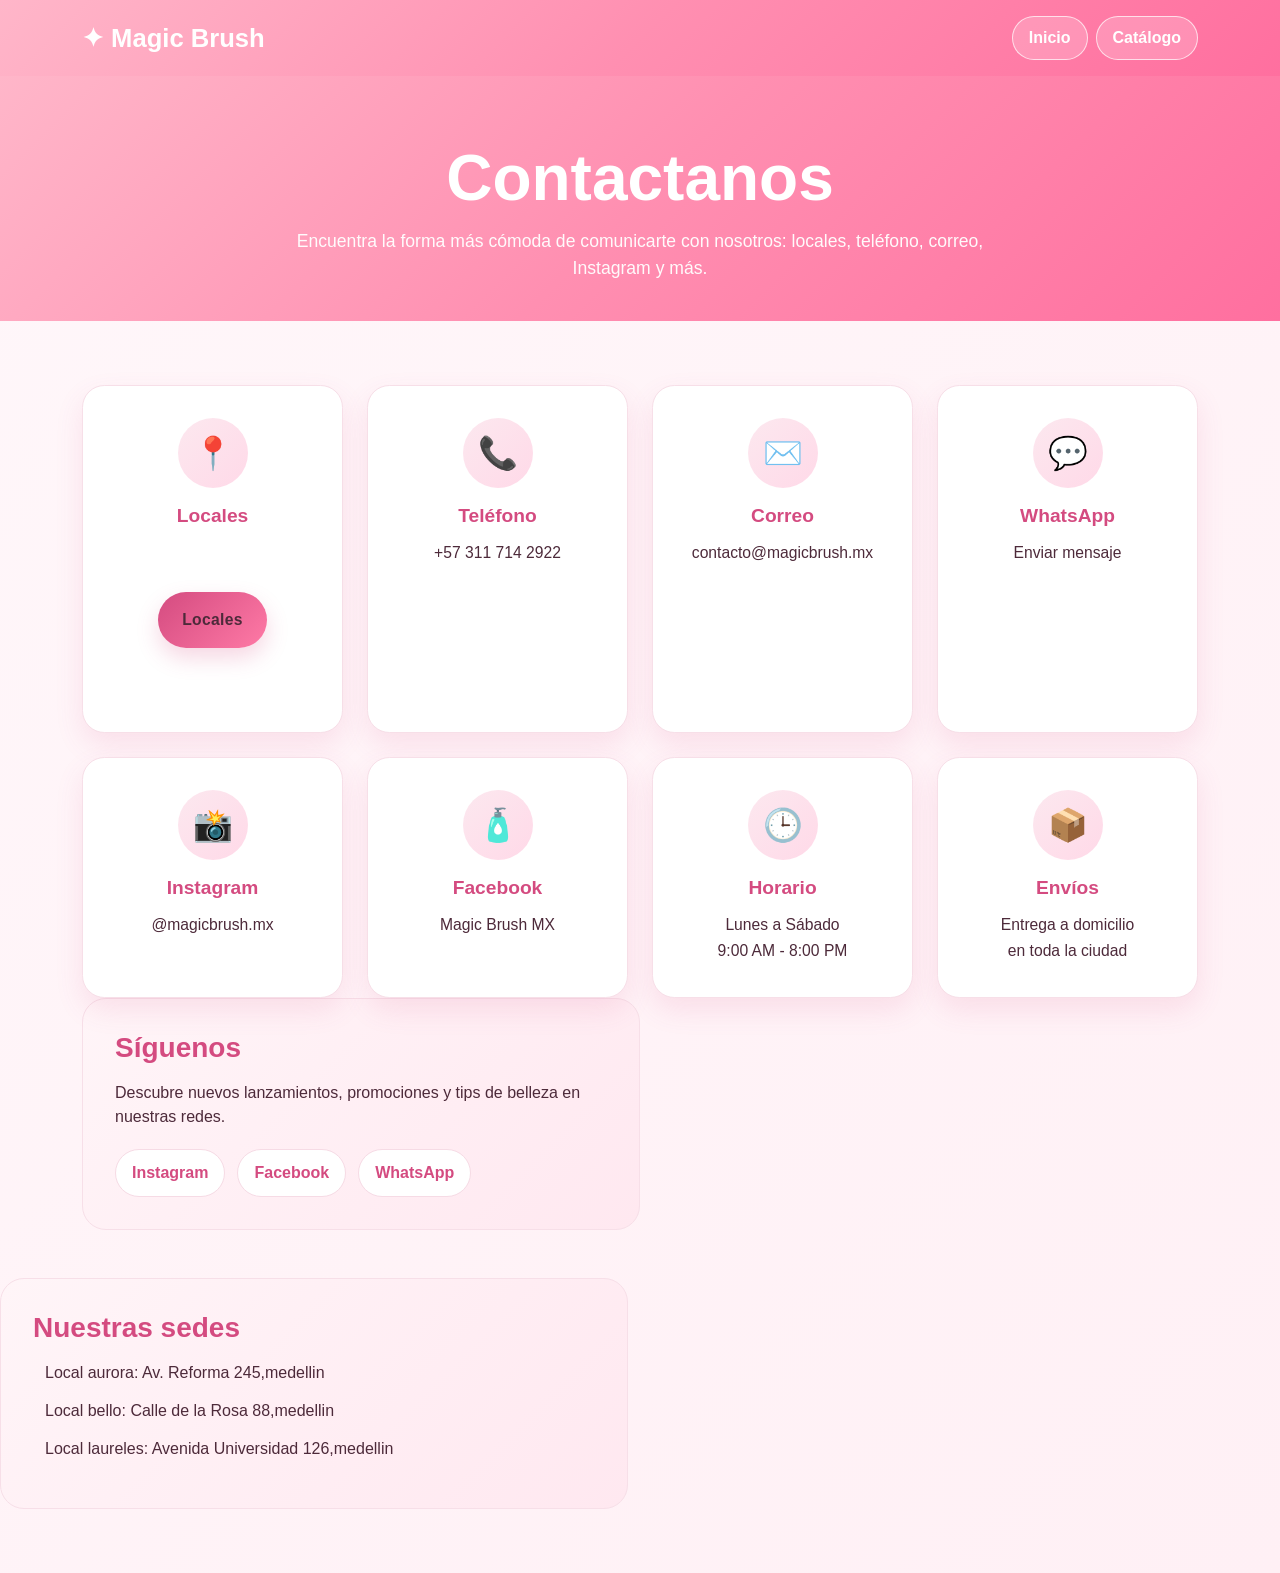
<file: contacto.html>
<!DOCTYPE html>
<html lang="es">
<head>
  <meta charset="UTF-8">
  <meta name="viewport" content="width=device-width, initial-scale=1.0">
  <title>Contacto | Magic Brush</title>
  <link href="https://cdn.jsdelivr.net/npm/bootstrap@5.3.8/dist/css/bootstrap.min.css" rel="stylesheet">
  <link rel="stylesheet" href="style.css">
  <style>
    body {
      background: linear-gradient(135deg, #fff7fa 0%, #fff0f5 100%);
      color: #4d2a3a;
      font-family: 'Segoe UI', Tahoma, Geneva, Verdana, sans-serif;
    }

    .topbar {
      background: linear-gradient(135deg, #ffb6c9 0%, #ff8fb1 50%, #ff6f9f 100%);
      padding: 1rem 0;
      box-shadow: 0 8px 20px rgba(212, 75, 128, 0.18);
    }

    .brand {
      color: white;
      text-decoration: none;
      font-weight: 800;
      font-size: 1.6rem;
    }

    .nav-btn {
      display: inline-block;
      background: rgba(255, 255, 255, 0.2);
      color: white;
      border: 1px solid rgba(255,255,255,0.7);
      border-radius: 999px;
      padding: 0.55rem 1rem;
      text-decoration: none;
      font-weight: 600;
      transition: all 0.3s ease;
    }

    .nav-btn:hover {
      background: white;
      color: #d44b80;
      text-decoration: none;
    }

    .hero {
      padding: 4rem 0 2.5rem;
      text-align: center;
      background: linear-gradient(135deg, #ffb6c9 0%, #ff8fb1 50%, #ff6f9f 100%);
      color: white;
    }

    .hero h1 {
      font-size: clamp(2.3rem, 5vw, 4rem);
      font-weight: 800;
      margin-bottom: 0.75rem;
    }

    .hero p {
      font-size: 1.1rem;
      opacity: 0.96;
      max-width: 700px;
      margin: 0 auto;
    }

    .contact-section {
      padding: 4rem 0;
    }

    .contact-card {
      background: white;
      border-radius: 1.4rem;
      padding: 2rem 1.4rem;
      text-align: center;
      box-shadow: 0 12px 28px rgba(212, 75, 128, 0.12);
      border: 1px solid #f7dfe8;
      height: 100%;
      transition: transform 0.3s ease;
    }

    .contact-card:hover {
      transform: translateY(-8px);
    }

    .icon {
      width: 70px;
      height: 70px;
      margin: 0 auto 1rem;
      border-radius: 50%;
      display: grid;
      place-items: center;
      font-size: 2rem;
      background: linear-gradient(135deg, #fce8ef 0%, #ffd9e8 100%);
      color: #d44b80;
    }

    .contact-card h3 {
      font-size: 1.2rem;
      font-weight: 800;
      color: #d44b80;
      margin-bottom: 0.8rem;
    }

    .local-button-wrap {
      display: flex;
      align-items: center;
      justify-content: center;
      min-height: 160px;
    }

    .local-button {
      display: inline-flex;
      align-items: center;
      justify-content: center;
      background: linear-gradient(135deg, #d44b80 0%, #ff7aa6 100%);
      color: white;
      text-decoration: none;
      padding: 0.9rem 1.5rem;
      border-radius: 999px;
      font-weight: 800;
      letter-spacing: 0.02em;
      box-shadow: 0 10px 22px rgba(212, 75, 128, 0.22);
      transition: transform 0.25s ease, box-shadow 0.25s ease;
    }

    .local-button:hover {
      color: white;
      text-decoration: none;
      transform: translateY(-3px);
      box-shadow: 0 14px 26px rgba(212, 75, 128, 0.28);
    }

    .contact-card p,
    .contact-card a {
      margin: 0;
      color: #4d2a3a;
      text-decoration: none;
      line-height: 1.7;
      font-size: 0.98rem;
    }

    .contact-card a:hover {
      color: #d44b80;
      text-decoration: underline;
    }

    .info-box {
      background: linear-gradient(135deg, #fff5f8 0%, #ffe8f0 100%);
      border-radius: 1.5rem;
      padding: 2rem;
      border: 1px solid #f7dfe8;
    }

    .info-box h3 {
      color: #d44b80;
      font-weight: 800;
      margin-bottom: 1rem;
    }

    .info-box ul {
      list-style: none;
      padding: 0;
      margin: 0;
    }

    .info-box li {
      display: flex;
      align-items: center;
      gap: 0.75rem;
      margin-bottom: 0.9rem;
      color: #4d2a3a;
      font-weight: 500;
    }

    .dot {
      width: 11px;
      height: 11px;
      border-radius: 50%;
      background: linear-gradient(135deg, #d44b80 0%, #ff6f9f 100%);
      display: inline-block;
    }

    .socials {
      display: flex;
      flex-wrap: wrap;
      gap: 0.75rem;
      margin-top: 1.25rem;
    }

    .socials a {
      display: inline-block;
      background: white;
      color: #d44b80;
      border: 1px solid #f6dbe5;
      border-radius: 999px;
      padding: 0.7rem 1rem;
      text-decoration: none;
      font-weight: 700;
    }

    .socials a:hover {
      background: #d44b80;
      color: white;
      text-decoration: none;
    }

    @media (max-width: 768px) {
      .contact-card {
        margin-bottom: 1rem;
      }
    }
  </style>
</head>
<body>
  <nav class="topbar">
    <div class="container d-flex justify-content-between align-items-center">
      <a href="index.html" class="brand">✦ Magic Brush</a>
      <div class="d-flex gap-2">
        <a href="index.html" class="nav-btn">Inicio</a>
        <a href="compras.html#productos" class="nav-btn">Catálogo</a>
      </div>
    </div>
  </nav>

  <header class="hero">
    <div class="container">
      <h1>Contactanos</h1>
      <p>Encuentra la forma más cómoda de comunicarte con nosotros: locales, teléfono, correo, Instagram y más.</p>
    </div>
  </header>

  <main class="contact-section">
    <div class="container">
      <div class="row g-4">
        <div class="col-md-6 col-lg-3">
          <div class="contact-card">
            <div class="icon">📍</div>
            <h3>Locales</h3>
            <div class="local-button-wrap">
              <a href="locales.html" class="local-button">Locales</a>
            </div>
          </div>
        </div>

        <div class="col-md-6 col-lg-3">
          <div class="contact-card">
            <div class="icon">📞</div>
            <h3>Teléfono</h3>
            <p><a href="tel:+57 3117142922">+57 311 714 2922</a></p>
          </div>
        </div>

        <div class="col-md-6 col-lg-3">
          <div class="contact-card">
            <div class="icon">✉️</div>
            <h3>Correo</h3>
            <p><a href="mailto:contacto@magicbrush.mx">contacto@magicbrush.mx</a></p>
          </div>
        </div>

        <div class="col-md-6 col-lg-3">
          <div class="contact-card">
            <div class="icon">💬</div>
            <h3>WhatsApp</h3>
            <p><a href="https://wa.me/573117142922" target="_blank" rel="noreferrer">Enviar mensaje</a></p>
          </div>
        </div>

        <div class="col-md-6 col-lg-3">
          <div class="contact-card">
            <div class="icon">📸</div>
            <h3>Instagram</h3>
            <p><a href="https://instagram.com/magicbrush.mx" target="_blank" rel="noreferrer">@magicbrush.mx</a></p>
          </div>
        </div>

        <div class="col-md-6 col-lg-3">
          <div class="contact-card">
            <div class="icon">🧴</div>
            <h3>Facebook</h3>
            <p><a href="https://facebook.com/magicbrushmx" target="_blank" rel="noreferrer">Magic Brush MX</a></p>
          </div>
        </div>

        <div class="col-md-6 col-lg-3">
          <div class="contact-card">
            <div class="icon">🕒</div>
            <h3>Horario</h3>
            <p>Lunes a Sábado<br>9:00 AM - 8:00 PM</p>
          </div>
        </div>

        <div class="col-md-6 col-lg-3">
          <div class="contact-card">
            <div class="icon">📦</div>
            <h3>Envíos</h3>
            <p>Entrega a domicilio<br>en toda la ciudad</p>
          </div>
        </div>
      </div>

      

        <div class="col-lg-6">
          <div class="info-box">
            <h3>Síguenos</h3>
            <p>Descubre nuevos lanzamientos, promociones y tips de belleza en nuestras redes.</p>
            <div class="socials">
              <a href="https://instagram.com/magicbrush.mx" target="_blank" rel="noreferrer">Instagram</a>
              <a href="https://facebook.com/magicbrushmx" target="_blank" rel="noreferrer">Facebook</a>
              <a href="https://wa.me/525512345678" target="_blank" rel="noreferrer">WhatsApp</a>
            </div>
          </div>
        </div>
      </div>

<div class="row mt-5">
        <div class="col-lg-6">
          <div class="info-box">
            <h3>Nuestras sedes</h3>
            <ul>
              <li><span class="img"><div class="./imagenes/local-aurora.jpg"></div></span> Local aurora: Av. Reforma 245,medellin</li>
              <li><span class="img"><div class="./imagenes/local-polanco.jpg"></div></span> Local bello: Calle de la Rosa 88,medellin</li>
              <li><span class="img"><div class="./imagenes/local-coyoacan.jpg"></div></span> Local laureles: Avenida Universidad 126,medellin</li>
            </ul>
          </div>
        </div>
</body>
</html>


    </div>
  </main>

</body>
</html>
</file>
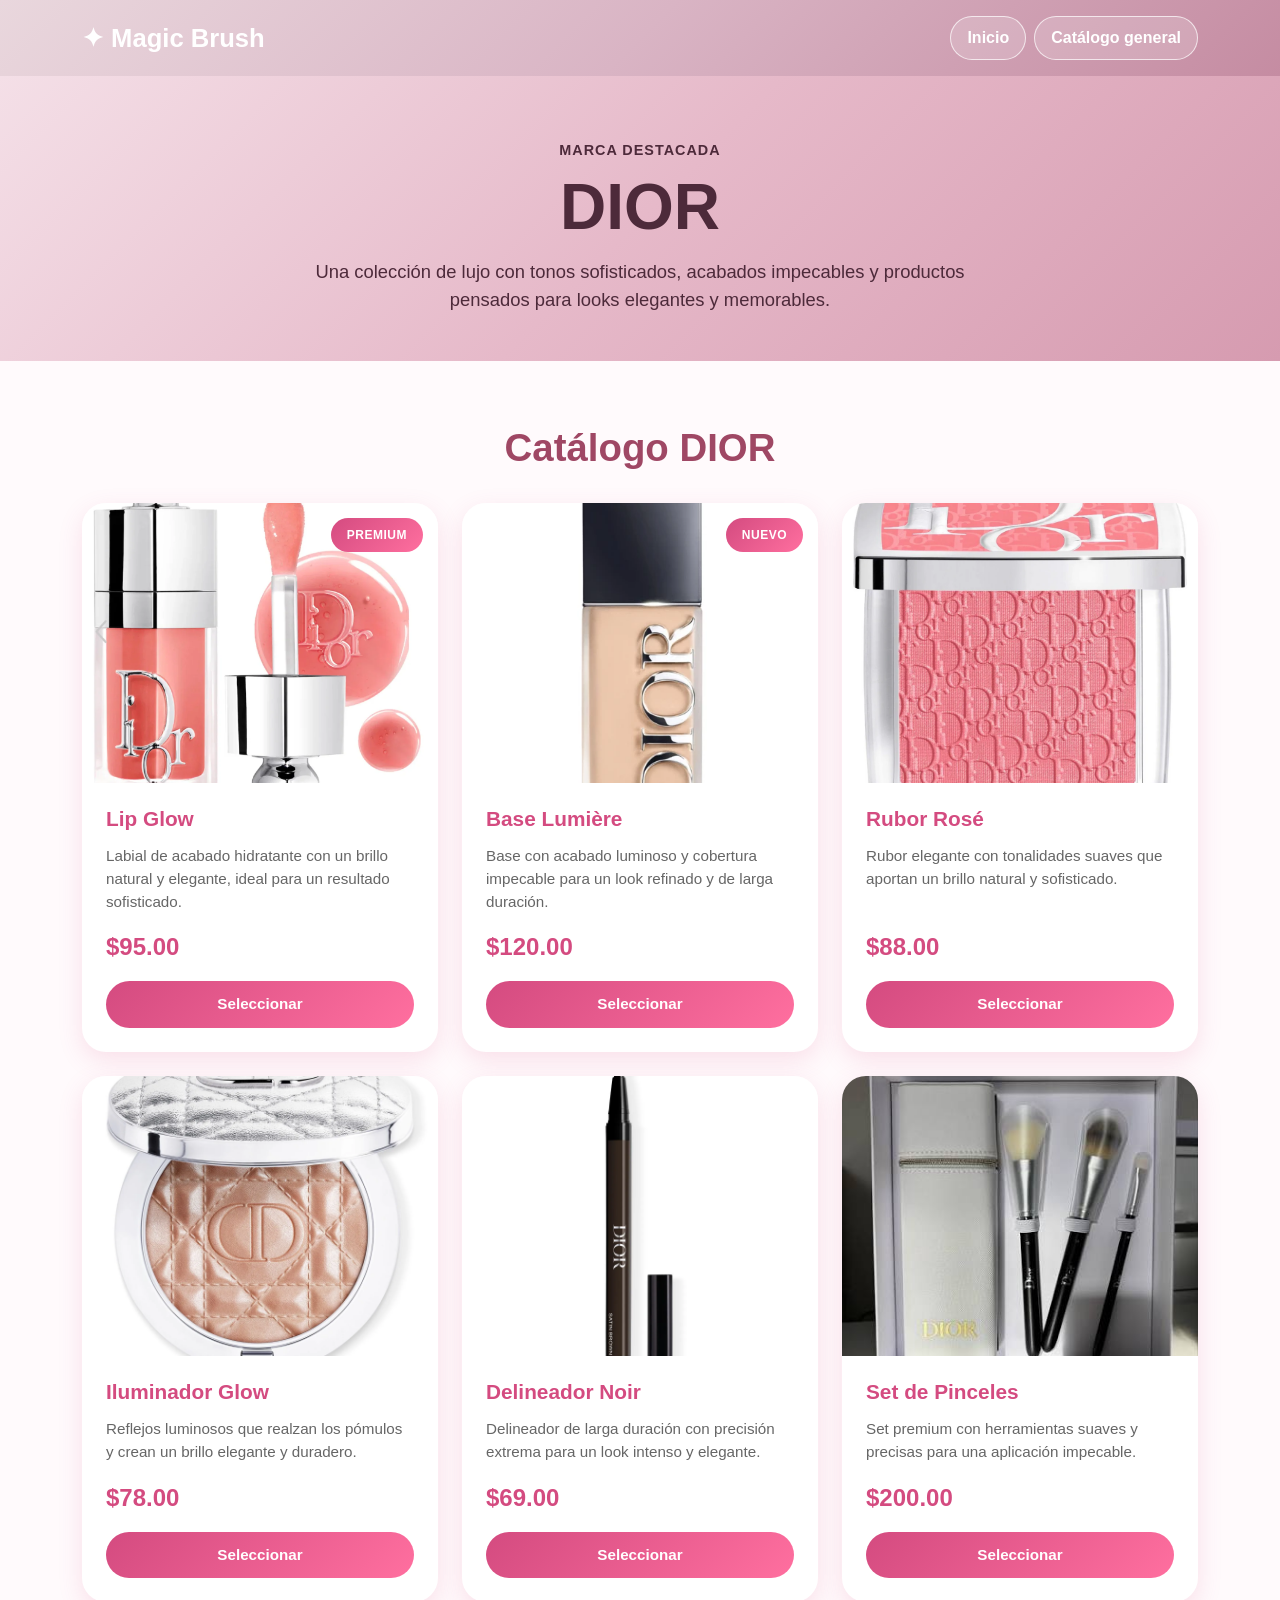
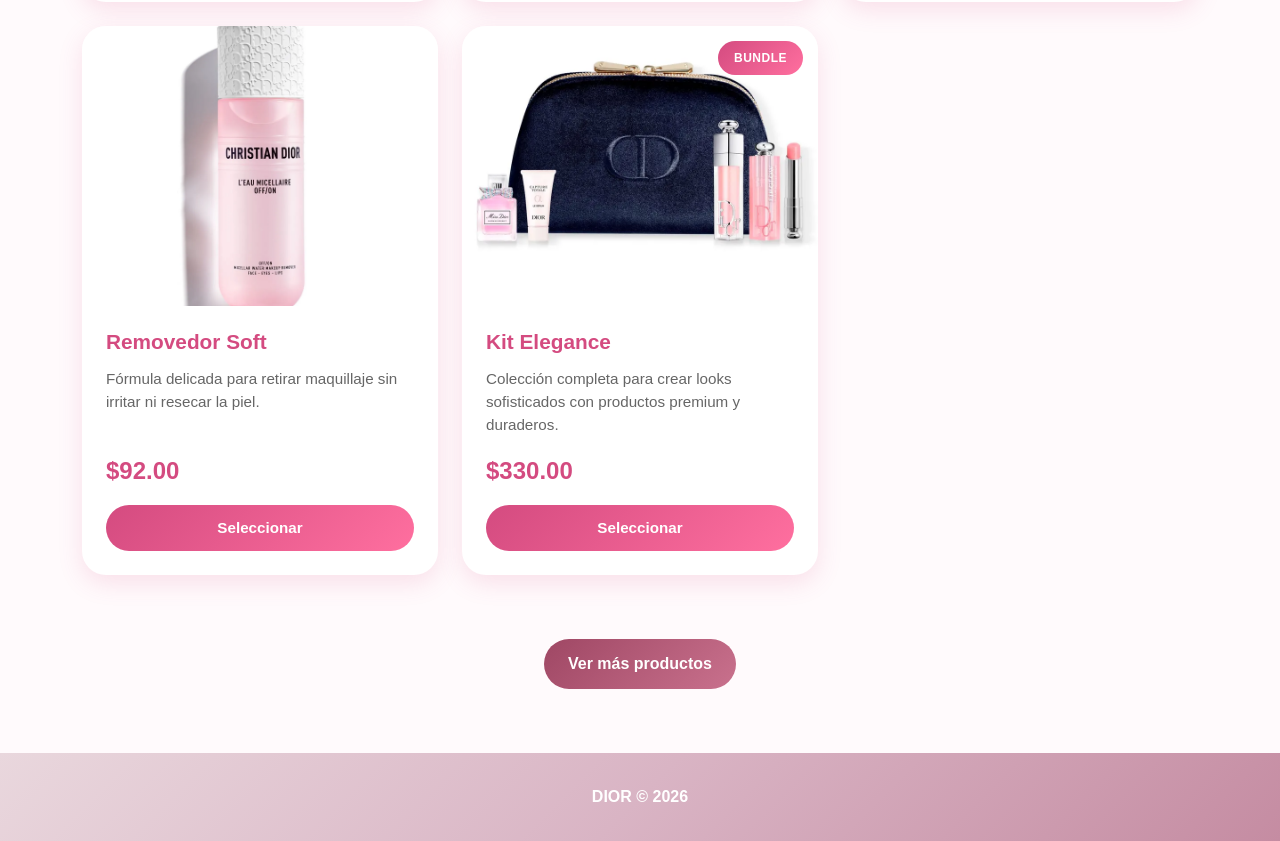
<file: dior.html>
<!DOCTYPE html>
<html lang="es">
<head>
  <meta charset="UTF-8">
  <meta name="viewport" content="width=device-width, initial-scale=1.0">
  <title>DIOR | Catálogo</title>
  <link href="https://cdn.jsdelivr.net/npm/bootstrap@5.3.8/dist/css/bootstrap.min.css" rel="stylesheet">
  <link rel="stylesheet" href="style.css">
  <style>
    body {
      background: #fffafc;
      color: #382330;
    }

    .topbar {
      background: linear-gradient(135deg, #e9d7dd 0%, #d9b4c4 50%, #c58ca2 100%);
      padding: 1rem 0;
      box-shadow: 0 8px 20px rgba(153, 90, 112, 0.18);
    }

    .brand {
      color: #fff;
      text-decoration: none;
      font-weight: 800;
      font-size: 1.6rem;
    }

    .hero-marca {
      background: linear-gradient(135deg, #f4dfe7 0%, #e6b9c9 50%, #d69bb0 100%);
      padding: 4rem 0 3rem;
      color: #4d2a3a;
      text-align: center;
    }

    .hero-marca h1 {
      font-size: clamp(2.2rem, 5vw, 4rem);
      font-weight: 800;
      margin-bottom: 0.75rem;
    }

    .hero-marca p {
      font-size: 1.15rem;
      max-width: 700px;
      margin: 0 auto;
    }

    .catalogo {
      padding: 4rem 0;
    }

    .section-title {
      text-align: center;
      color: #9f4764;
      font-weight: 800;
      font-size: clamp(2rem, 3vw, 2.8rem);
      margin-bottom: 2rem;
    }

    .btn-nav {
      display: inline-block;
      background: rgba(255, 255, 255, 0.18);
      color: white;
      border: 1px solid rgba(255, 255, 255, 0.7);
      border-radius: 999px;
      padding: 0.55rem 1rem;
      text-decoration: none;
      font-weight: 600;
      transition: all 0.3s ease;
    }

    .btn-nav:hover {
      background: white;
      color: #9f4764;
      text-decoration: none;
    }

    .btn-principal {
      display: inline-flex;
      align-items: center;
      justify-content: center;
      background: linear-gradient(135deg, #9f4764 0%, #c9718d 100%);
      color: white;
      border: none;
      border-radius: 999px;
      padding: 0.8rem 1.5rem;
      font-weight: 700;
      text-decoration: none;
      margin-top: 1rem;
      transition: all 0.3s ease;
    }

    .btn-principal:hover {
      transform: translateY(-2px);
      box-shadow: 0 10px 25px rgba(159, 71, 100, 0.3);
      color: white;
    }
  </style>
</head>
<body>
  <nav class="topbar">
    <div class="container d-flex justify-content-between align-items-center">
      <a href="index.html" class="brand">✦ Magic Brush</a>
      <div class="d-flex gap-2">
        <a class="btn-nav" href="index.html">Inicio</a>
        <a class="btn-nav" href="compras.html#productos">Catálogo general</a>
      </div>
    </div>
  </nav>

  <header class="hero-marca">
    <div class="container">
      <p style="margin-bottom: 0.5rem; font-weight: 700; letter-spacing: 1px; text-transform: uppercase; font-size: 0.9rem;">Marca destacada</p>
      <h1>DIOR</h1>
      <p>Una colección de lujo con tonos sofisticados, acabados impecables y productos pensados para looks elegantes y memorables.</p>
    </div>
  </header>

  <main class="catalogo">
    <div class="container">
      <h2 class="section-title">Catálogo DIOR</h2>

      <div class="row g-4">
        <div class="col-md-6 col-lg-4">
          <div class="card-producto">
            <div class="imagen-producto">
              <img src="./imagenes/labiales dior 1.webp" alt="Labial Dior" class="img-producto">
              <span class="badge-descuento">PREMIUM</span>
            </div>
            <div class="card-body-producto">
              <h5 class="nombre-producto">Lip Glow</h5>
              <p class="descripcion-producto">Labial de acabado hidratante con un brillo natural y elegante, ideal para un resultado sofisticado.</p>
              <div class="precio-producto">
                <span class="precio">$95.00</span>
              </div>
              <button class="btn-seleccionar">Seleccionar</button>
            </div>
          </div>
        </div>

        <div class="col-md-6 col-lg-4">
          <div class="card-producto">
            <div class="imagen-producto">
              <img src="./imagenes/base dior.webp" alt="Base Dior" class="img-producto">
              <span class="badge-descuento">NUEVO</span>
            </div>
            <div class="card-body-producto">
              <h5 class="nombre-producto">Base Lumière</h5>
              <p class="descripcion-producto">Base con acabado luminoso y cobertura impecable para un look refinado y de larga duración.</p>
              <div class="precio-producto">
                <span class="precio">$120.00</span>
              </div>
              <button class="btn-seleccionar">Seleccionar</button>
            </div>
          </div>
        </div>

        <div class="col-md-6 col-lg-4">
          <div class="card-producto">
            <div class="imagen-producto">
              <img src="./imagenes/rubor dior.webp" alt="Rubor Dior" class="img-producto">
            </div>
            <div class="card-body-producto">
              <h5 class="nombre-producto">Rubor Rosé</h5>
              <p class="descripcion-producto">Rubor elegante con tonalidades suaves que aportan un brillo natural y sofisticado.</p>
              <div class="precio-producto">
                <span class="precio">$88.00</span>
              </div>
              <button class="btn-seleccionar">Seleccionar</button>
            </div>
          </div>
        </div>

        <div class="col-md-6 col-lg-4">
          <div class="card-producto">
            <div class="imagen-producto">
              <img src="./imagenes/iluminador dior.webp" alt="Iluminador Dior" class="img-producto">
            </div>
            <div class="card-body-producto">
              <h5 class="nombre-producto">Iluminador Glow</h5>
              <p class="descripcion-producto">Reflejos luminosos que realzan los pómulos y crean un brillo elegante y duradero.</p>
              <div class="precio-producto">
                <span class="precio">$78.00</span>
              </div>
              <button class="btn-seleccionar">Seleccionar</button>
            </div>
          </div>
        </div>

        <div class="col-md-6 col-lg-4">
          <div class="card-producto">
            <div class="imagen-producto">
              <img src="./imagenes/delineador dior.webp" alt="Delineador Dior" class="img-producto">
            </div>
            <div class="card-body-producto">
              <h5 class="nombre-producto">Delineador Noir</h5>
              <p class="descripcion-producto">Delineador de larga duración con precisión extrema para un look intenso y elegante.</p>
              <div class="precio-producto">
                <span class="precio">$69.00</span>
              </div>
              <button class="btn-seleccionar">Seleccionar</button>
            </div>
          </div>
        </div>

        <div class="col-md-6 col-lg-4">
          <div class="card-producto">
            <div class="imagen-producto">
              <img src="./imagenes/pinceles dior.jfif" alt="Pinceles Dior" class="img-producto">
            </div>
            <div class="card-body-producto">
              <h5 class="nombre-producto">Set de Pinceles</h5>
              <p class="descripcion-producto">Set premium con herramientas suaves y precisas para una aplicación impecable.</p>
              <div class="precio-producto">
                <span class="precio">$200.00</span>
              </div>
              <button class="btn-seleccionar">Seleccionar</button>
            </div>
          </div>
        </div>

        <div class="col-md-6 col-lg-4">
          <div class="card-producto">
            <div class="imagen-producto">
              <img src="./imagenes/removedor dior.webp" alt="Removedor Dior" class="img-producto">
            </div>
            <div class="card-body-producto">
              <h5 class="nombre-producto">Removedor Soft</h5>
              <p class="descripcion-producto">Fórmula delicada para retirar maquillaje sin irritar ni resecar la piel.</p>
              <div class="precio-producto">
                <span class="precio">$92.00</span>
              </div>
              <button class="btn-seleccionar">Seleccionar</button>
            </div>
          </div>
        </div>

        <div class="col-md-6 col-lg-4">
          <div class="card-producto">
            <div class="imagen-producto">
              <img src="./imagenes/kit dior.webp" alt="Kit Dior" class="img-producto">
              <span class="badge-descuento">BUNDLE</span>
            </div>
            <div class="card-body-producto">
              <h5 class="nombre-producto">Kit Elegance</h5>
              <p class="descripcion-producto">Colección completa para crear looks sofisticados con productos premium y duraderos.</p>
              <div class="precio-producto">
                <span class="precio">$330.00</span>
              </div>
              <button class="btn-seleccionar">Seleccionar</button>
            </div>
          </div>
        </div>
      </div>

      <div class="text-center mt-5">
        <a href="compras.html#productos" class="btn-principal">Ver más productos</a>
      </div>
    </div>
  </main>

  <footer style="background: linear-gradient(135deg, #e9d7dd 0%, #d9b4c4 50%, #c58ca2 100%); color: white; padding: 2rem 0; text-align: center;">
    <div class="container">
      <p style="margin: 0; font-weight: 600;">DIOR © 2026</p>
    </div>
  </footer>
</body>
</html>
</file>
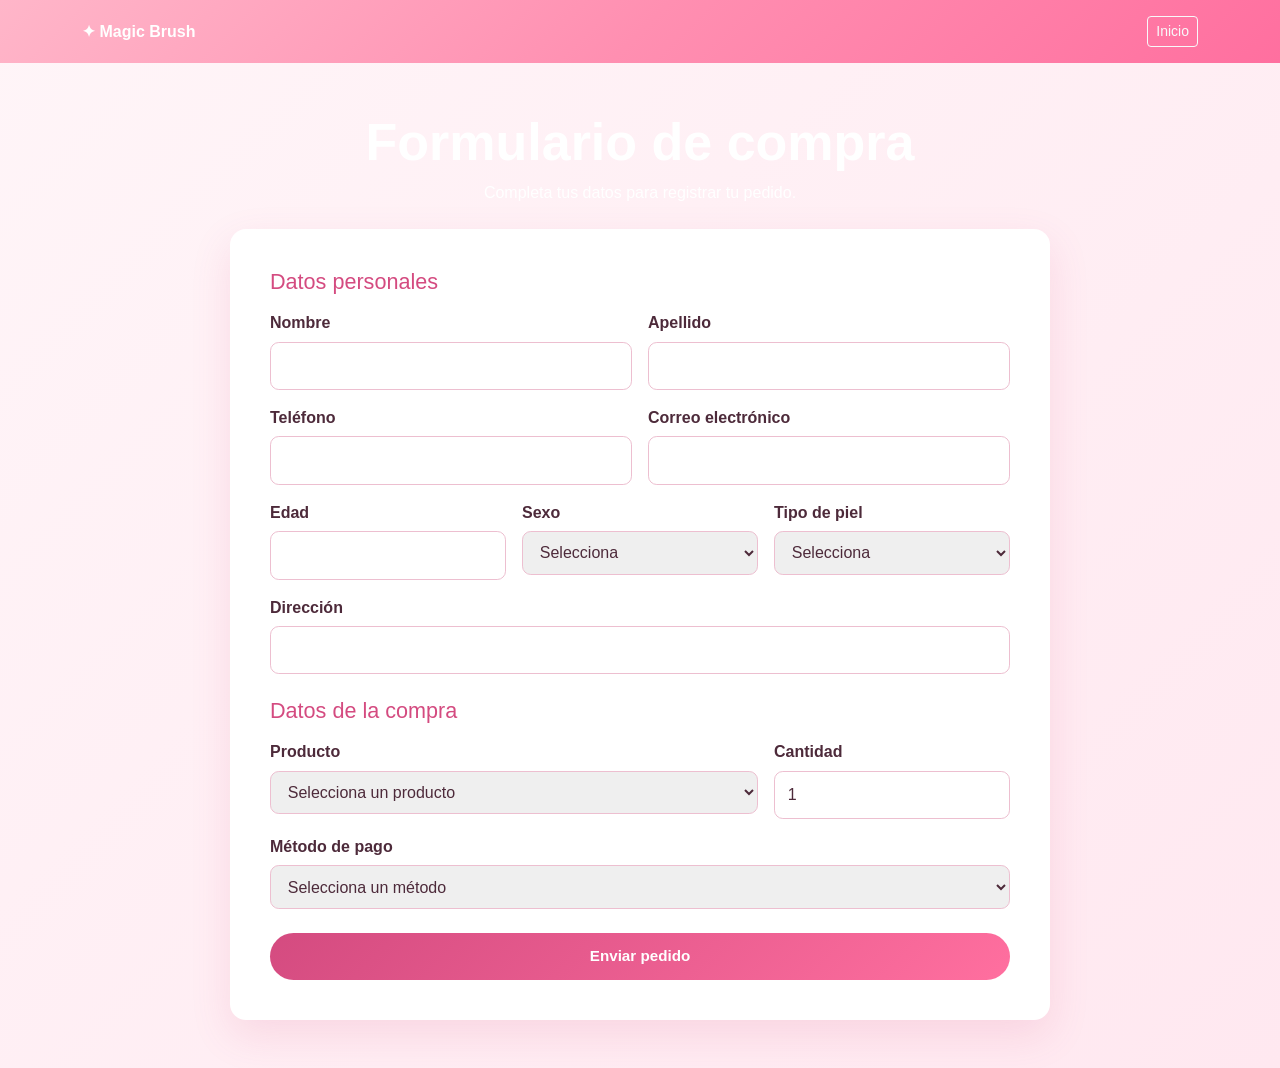
<file: formulario.html>
<!DOCTYPE html>
<html lang="es">
<head>
  <meta charset="UTF-8">
  <meta name="viewport" content="width=device-width, initial-scale=1.0">
  <title>Formulario de compra | Magic Brush</title>
  <link href="https://cdn.jsdelivr.net/npm/bootstrap@5.3.8/dist/css/bootstrap.min.css" rel="stylesheet">
  <link rel="stylesheet" href="style.css">
</head>
<body class="formulario-pagina">
  <header class="formulario-nav py-3">
    <div class="container d-flex justify-content-between align-items-center">
      <a class="navbar-brand fw-bold text-white" href="index.html">✦ Magic Brush</a>
      <a class="btn btn-outline-light btn-sm" href="index.html">Inicio</a>
    </div>
  </header>

  <main class="container py-5">
    <div class="formulario-encabezado text-center text-white mb-4">
      <h1 class="fw-bold">Formulario de compra</h1>
      <p>Completa tus datos para registrar tu pedido.</p>
    </div>

    <form class="formulario-compra" action="datos2.php" method="post">
      <h2>Datos personales</h2>
      <div class="row g-3">
        <div class="col-md-6"><label for="nombre">Nombre</label><input type="text" id="nombre" name="nombre" required></div>
        <div class="col-md-6"><label for="apellido">Apellido</label><input type="text" id="apellido" name="apellido" required></div>
        <div class="col-md-6"><label for="telefono">Teléfono</label><input type="tel" id="telefono" name="telefono" required></div>
        <div class="col-md-6"><label for="correo">Correo electrónico</label><input type="email" id="correo" name="correo" required></div>
        <div class="col-md-4"><label for="edad">Edad</label><input type="number" id="edad" name="edad" min="1" max="120" required></div>
        <div class="col-md-4"><label for="sexo">Sexo</label><select id="sexo" name="sexo" required><option value="">Selecciona</option><option>Femenino</option><option>Masculino</option><option>Prefiero no decirlo</option></select></div>
        <div class="col-md-4"><label for="tipo_de_piel">Tipo de piel</label><select id="tipo_de_piel" name="tipo_de_piel" required><option value="">Selecciona</option><option>Normal</option><option>Seca</option><option>Mixta</option><option>Grasa</option><option>Sensible</option></select></div>
        <div class="col-12"><label for="direccion">Dirección</label><input type="text" id="direccion" name="direccion" required></div>
      </div>

      <h2 class="mt-4">Datos de la compra</h2>
      <div class="row g-3">
        <div class="col-md-8"><label for="producto">Producto</label><select id="producto" name="producto" required><option value="">Selecciona un producto</option><option>Pinceles de maquillaje</option><option>Paleta de Sombras 48</option><option>Base Profesional</option><option>Labiales Profesionales</option><option>Delineadores Precisión</option><option>Kit Completo Iniciante</option><option>Corrector de Ojeras</option><option>Rubor Profesional</option><option>Bronceador Luxe</option><option>Iluminador Brillante</option><option>Spray Fijador 24H</option><option>Removedor Premium</option></select></div>
        <div class="col-md-4"><label for="cantidad">Cantidad</label><input type="number" id="cantidad" name="cantidad" min="1" value="1" required></div>
        <div class="col-12"><label for="metodo_de_pago">Método de pago</label><select id="metodo_de_pago" name="metodo_de_pago" required><option value="">Selecciona un método</option><option>Tarjeta débito o crédito</option><option>Transferencia bancaria</option><option>Pago contra entrega</option></select></div>
      </div>

      <button type="submit" class="btn-seleccionar mt-4">Enviar pedido</button>
    </form>
  </main>
</body>
</html>
</file>
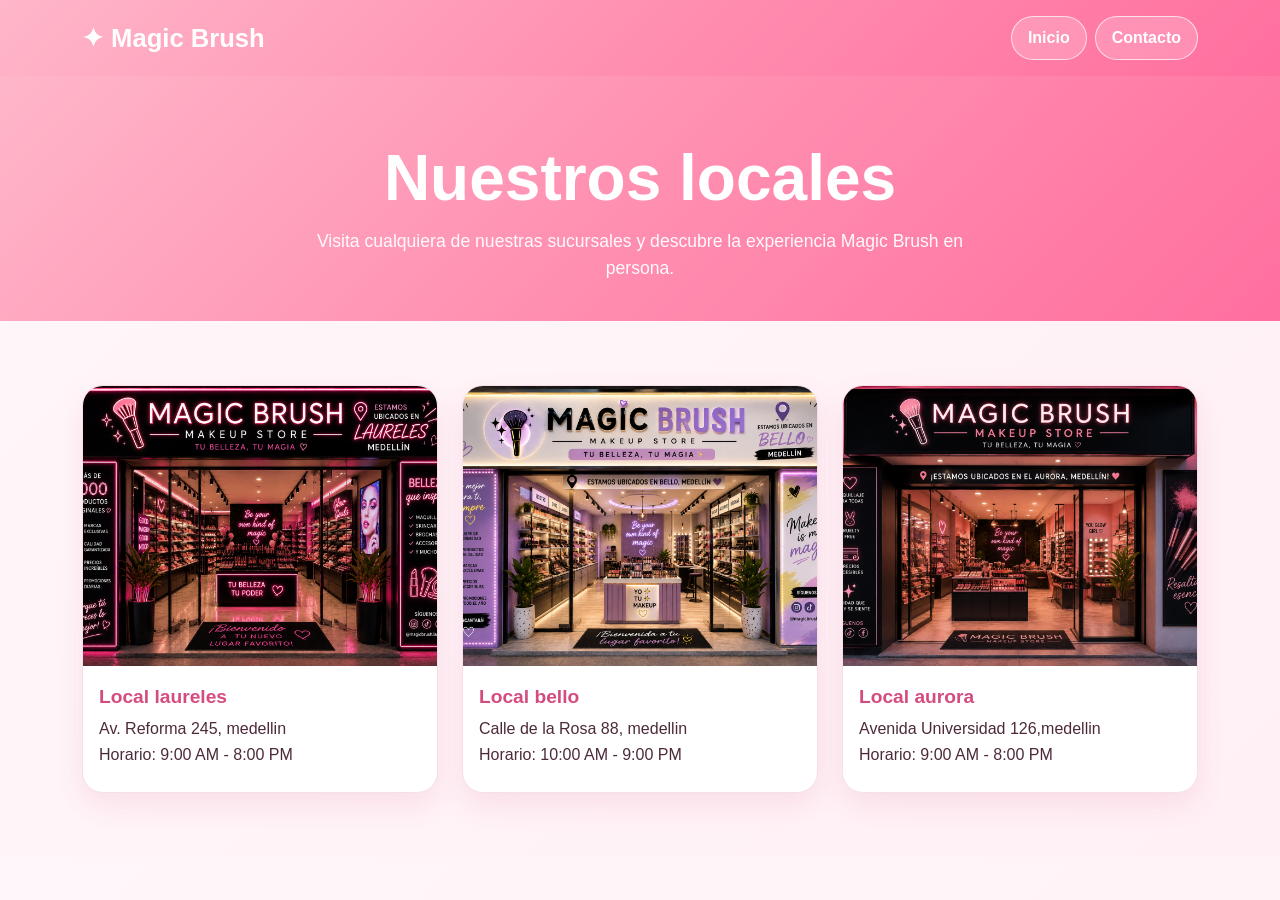
<file: locales.html>
<!DOCTYPE html>
<html lang="es">
<head>
  <meta charset="UTF-8">
  <meta name="viewport" content="width=device-width, initial-scale=1.0">
  <title>Locales | Magic Brush</title>
  <link href="https://cdn.jsdelivr.net/npm/bootstrap@5.3.8/dist/css/bootstrap.min.css" rel="stylesheet">
  <link rel="stylesheet" href="style.css">
  <style>
    body {
      background: linear-gradient(135deg, #fff7fa 0%, #fff0f5 100%);
      color: #4d2a3a;
      font-family: 'Segoe UI', Tahoma, Geneva, Verdana, sans-serif;
    }

    .topbar {
      background: linear-gradient(135deg, #ffb6c9 0%, #ff8fb1 50%, #ff6f9f 100%);
      padding: 1rem 0;
      box-shadow: 0 8px 20px rgba(212, 75, 128, 0.18);
    }

    .brand {
      color: white;
      text-decoration: none;
      font-weight: 800;
      font-size: 1.6rem;
    }

    .nav-btn {
      display: inline-block;
      background: rgba(255, 255, 255, 0.2);
      color: white;
      border: 1px solid rgba(255,255,255,0.7);
      border-radius: 999px;
      padding: 0.55rem 1rem;
      text-decoration: none;
      font-weight: 600;
      transition: all 0.3s ease;
    }

    .nav-btn:hover {
      background: white;
      color: #d44b80;
      text-decoration: none;
    }

    .hero {
      padding: 4rem 0 2.5rem;
      text-align: center;
      background: linear-gradient(135deg, #ffb6c9 0%, #ff8fb1 50%, #ff6f9f 100%);
      color: white;
    }

    .hero h1 {
      font-size: clamp(2.3rem, 5vw, 4rem);
      font-weight: 800;
      margin-bottom: 0.75rem;
    }

    .hero p {
      font-size: 1.1rem;
      opacity: 0.96;
      max-width: 700px;
      margin: 0 auto;
    }

    .gallery-section {
      padding: 4rem 0;
    }

    .gallery-card {
      background: white;
      border: 1px solid #f7dfe8;
      border-radius: 1.3rem;
      overflow: hidden;
      box-shadow: 0 12px 28px rgba(212, 75, 128, 0.12);
      height: 100%;
    }

    .gallery-card img {
      width: 100%;
      height: 280px;
      object-fit: cover;
      display: block;
    }

    .gallery-card .body {
      padding: 1.2rem 1rem 1.5rem;
    }

    .gallery-card h3 {
      color: #d44b80;
      font-weight: 800;
      margin-bottom: 0.5rem;
      font-size: 1.2rem;
    }

    .gallery-card p {
      margin: 0;
      color: #4d2a3a;
      line-height: 1.6;
    }
  </style>
</head>
<body>
  <nav class="topbar">
    <div class="container d-flex justify-content-between align-items-center">
      <a href="index.html" class="brand">✦ Magic Brush</a>
      <div class="d-flex gap-2">
        <a href="index.html" class="nav-btn">Inicio</a>
        <a href="contacto.html" class="nav-btn">Contacto</a>
      </div>
    </div>
  </nav>

  <header class="hero">
    <div class="container">
      <h1>Nuestros locales</h1>
      <p>Visita cualquiera de nuestras sucursales y descubre la experiencia Magic Brush en persona.</p>
    </div>
  </header>

  <main class="gallery-section">
    <div class="container">
      <div class="row g-4">
        <div class="col-md-6 col-lg-4">
          <div class="gallery-card">
            <img src="./imagenes/local laureles.png" alt="Local laureles">
            <div class="body">
              <h3>Local laureles</h3>
              <p>Av. Reforma 245, medellin<br>Horario: 9:00 AM - 8:00 PM</p>
            </div>
          </div>
        </div>

        <div class="col-md-6 col-lg-4">
          <div class="gallery-card">
            <img src="./imagenes/local bello.png" alt="Local bello">
            <div class="body">
              <h3>Local bello</h3>
              <p>Calle de la Rosa 88, medellin<br>Horario: 10:00 AM - 9:00 PM</p>
            </div>
          </div>
        </div>

        <div class="col-md-6 col-lg-4">
          <div class="gallery-card">
            <img src="./imagenes/local aurora.png" alt="Local aurora">
            <div class="body">
              <h3>Local aurora</h3>
              <p>Avenida Universidad 126,medellin<br>Horario: 9:00 AM - 8:00 PM</p>
            </div>
          </div>
        </div>
      </div>
    </div>
  </main>
</file>
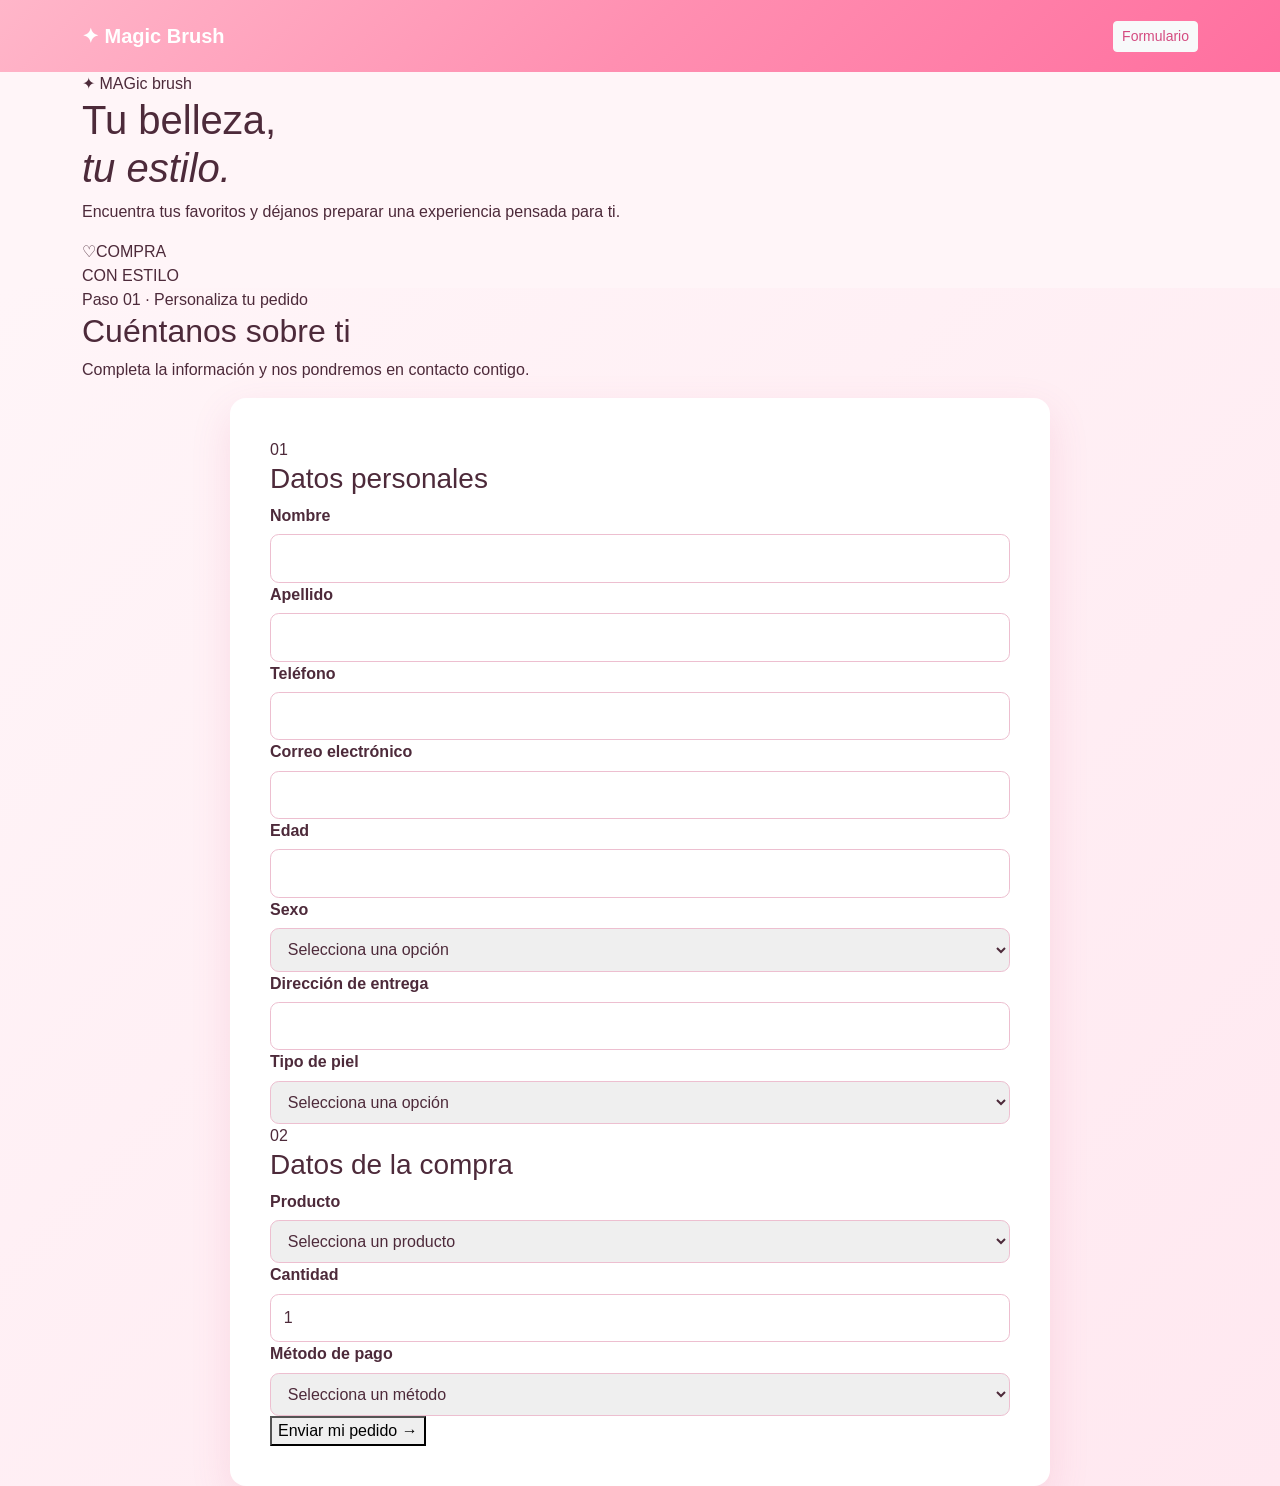
<file: mas informacion.html>
<!DOCTYPE html>
<html lang="es">
<head>
    <meta charset="UTF-8">
    <meta name="viewport" content="width=device-width, initial-scale=1.0">
    <title>Información y compra - Magic Brush</title>
    <link href="https://cdn.jsdelivr.net/npm/bootstrap@5.3.8/dist/css/bootstrap.min.css" rel="stylesheet">
    <link rel="stylesheet" href="style.css">
</head>
<body>
    <nav class="navbar navbar-expand-lg navbar-light py-3" style="background: linear-gradient(135deg, #ffb6c9 0%, #ff8fb1 50%, #ff6f9f 100%);">
        <div class="container">
            <a class="navbar-brand fw-bold text-white" href="index.html">✦ Magic Brush</a>
            <a class="btn btn-light btn-sm text-pink" href="formulario.html">Formulario</a>
        </div>
    </nav>

    <main>
        <section class="info-hero">
            <div class="container info-hero-contenido">
                <div>
                    <span class="formulario-etiqueta">✦ MAGic brush</span>
                    <h1>Tu belleza,<br><em>tu estilo.</em></h1>
                    <p>Encuentra tus favoritos y déjanos preparar una experiencia pensada para ti.</p>
                </div>
                <div class="hero-sello">♡<span>COMPRA<br>CON ESTILO</span></div>
            </div>
        </section>

        <section class="formulario-seccion formulario-pagina" id="formulario-compra">
            <div class="container">
                <div class="formulario-encabezado">
                    <span class="formulario-etiqueta">Paso 01 · Personaliza tu pedido</span>
                    <h2>Cuéntanos sobre ti</h2>
                    <p>Completa la información y nos pondremos en contacto contigo.</p>
                </div>

                <div class="formulario-layout formulario-solo">
                    <form class="formulario-compra" method="post" action="datos.php">
                        <div class="formulario-bloque">
                            <div class="bloque-titulo"><span>01</span><h3>Datos personales</h3></div>
                            <div class="formulario-campos">
                                <div class="campo-formulario"><label for="nombre">Nombre</label><input type="text" id="nombre" name="nombre" required></div>
                                <div class="campo-formulario"><label for="apellido">Apellido</label><input type="text" id="apellido" name="apellido" required></div>
                                <div class="campo-formulario"><label for="telefono">Teléfono</label><input type="tel" id="telefono" name="telefono" required></div>
                                <div class="campo-formulario"><label for="correo">Correo electrónico</label><input type="email" id="correo" name="correo" required></div>
                                <div class="campo-formulario"><label for="edad">Edad</label><input type="number" id="edad" name="edad" min="1" max="120" required></div>
                                <div class="campo-formulario"><label for="sexo">Sexo</label><select id="sexo" name="sexo" required><option value="">Selecciona una opción</option><option>Femenino</option><option>Masculino</option><option>Prefiero no decirlo</option></select></div>
                                <div class="campo-formulario"><label for="direccion">Dirección de entrega</label><input type="text" id="direccion" name="direccion" required></div>
                                <div class="campo-formulario"><label for="tipo_de_piel">Tipo de piel</label><select id="tipo_de_piel" name="tipo_de_piel" required><option value="">Selecciona una opción</option><option>Normal</option><option>Seca</option><option>Grasa</option><option>Mixta</option><option>Sensible</option></select></div>
                            </div>
                        </div>

                        <div class="formulario-bloque">
                            <div class="bloque-titulo"><span>02</span><h3>Datos de la compra</h3></div>
                            <div class="formulario-campos">
                                <div class="campo-formulario"><label for="producto">Producto</label><select id="producto" name="producto" required><option value="">Selecciona un producto</option><option>Pinceles de maquillaje</option><option>Labiales profesionales</option><option>Delineadores precisión</option><option>Rubor profesional</option><option>Iluminador brillante</option><option>Kit completo de maquillaje</option></select></div>
                                <div class="campo-formulario"><label for="cantidad">Cantidad</label><input type="number" id="cantidad" name="cantidad" min="1" max="20" value="1" required></div>
                                <div class="campo-formulario"><label for="metodo_de_pago">Método de pago</label><select id="metodo_de_pago" name="metodo_de_pago" required><option value="">Selecciona un método</option><option>Tarjeta débito o crédito</option><option>Transferencia bancaria</option><option>Pago contra entrega</option></select></div>
                            </div>
                        </div>

                        <button type="submit" class="btn-enviar-formulario">Enviar mi pedido <span>→</span></button>
                    </form>
                </div>
            </div>
        </section>
    </main>
</body>
</html>
</file>
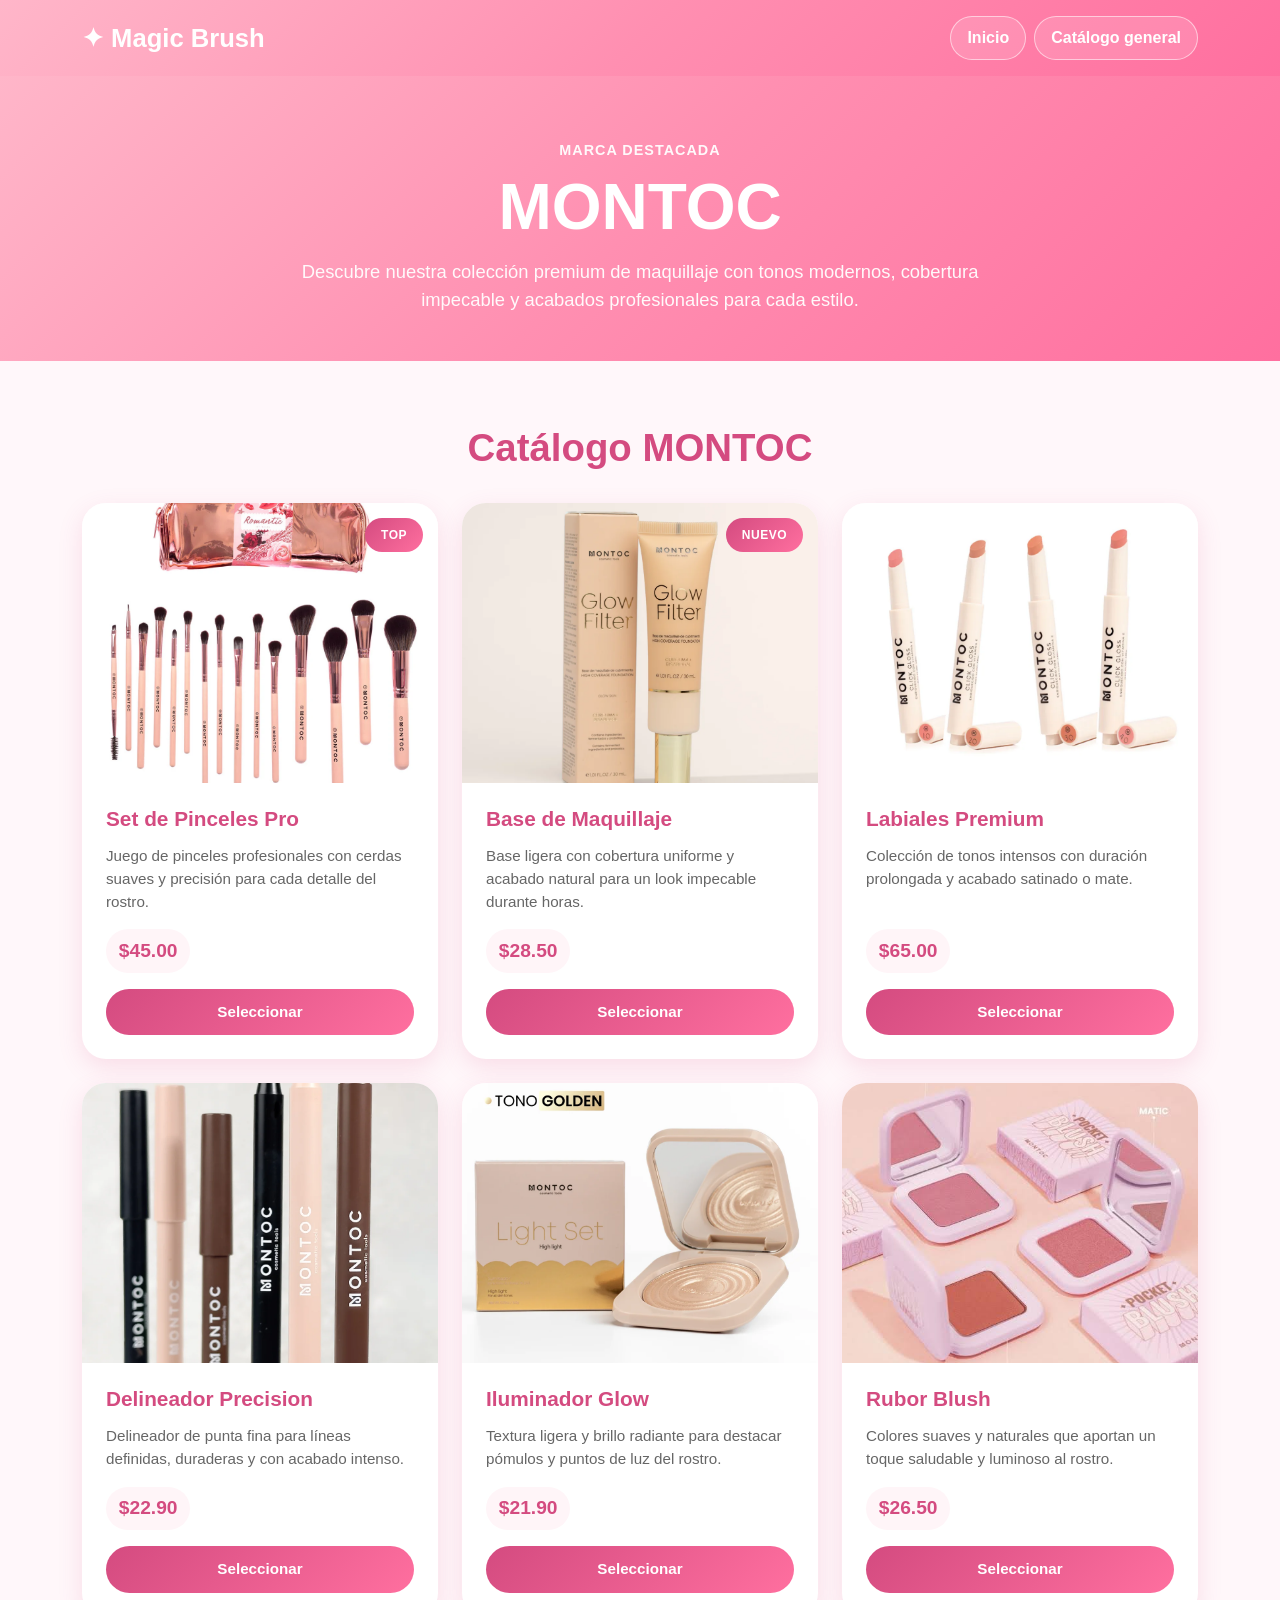
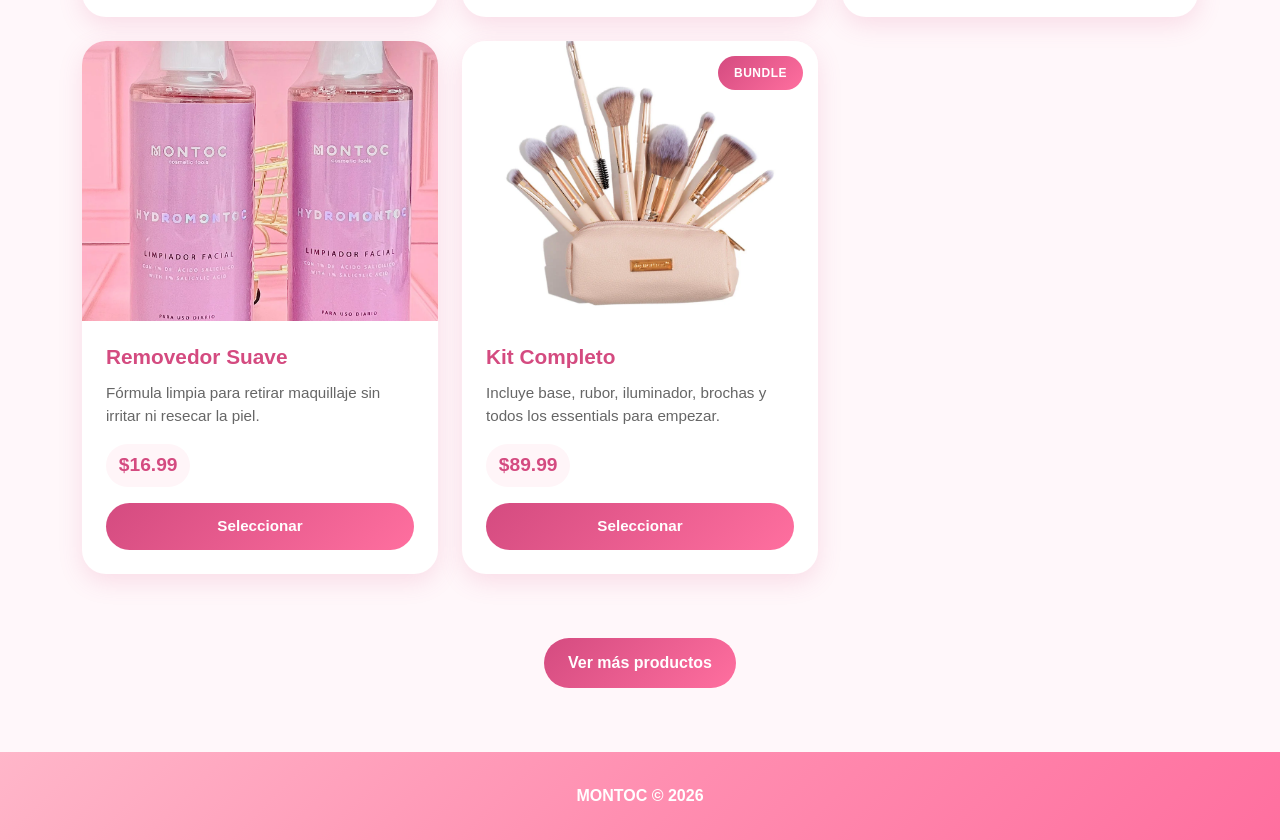
<file: montoc.html>
<!DOCTYPE html>
<html lang="es">
<head>
  <meta charset="UTF-8">
  <meta name="viewport" content="width=device-width, initial-scale=1.0">
  <title>MONTOC | Catálogo</title>
  <link href="https://cdn.jsdelivr.net/npm/bootstrap@5.3.8/dist/css/bootstrap.min.css" rel="stylesheet">
  <link rel="stylesheet" href="style.css">
  <style>
    body {
      background: #fff7fa;
      color: #4d2a3a;
    }

    .topbar {
      background: linear-gradient(135deg, #ffb6c9 0%, #ff8fb1 50%, #ff6f9f 100%);
      padding: 1rem 0;
      box-shadow: 0 8px 20px rgba(212, 75, 128, 0.18);
    }

    .brand {
      color: #fff;
      text-decoration: none;
      font-weight: 800;
      font-size: 1.6rem;
    }

    .hero-marca {
      background: linear-gradient(135deg, #ffb6c9 0%, #ff8fb1 50%, #ff6f9f 100%);
      padding: 4rem 0 3rem;
      color: white;
      text-align: center;
    }

    .hero-marca h1 {
      font-size: clamp(2.2rem, 5vw, 4rem);
      font-weight: 800;
      margin-bottom: 0.75rem;
    }

    .hero-marca p {
      font-size: 1.15rem;
      opacity: 0.95;
      max-width: 700px;
      margin: 0 auto;
    }

    .catalogo {
      padding: 4rem 0;
    }

    .section-title {
      text-align: center;
      color: #d44b80;
      font-weight: 800;
      font-size: clamp(2rem, 3vw, 2.8rem);
      margin-bottom: 2rem;
    }

    .precio {
      display: inline-block;
      color: #d44b80;
      background: #fff5f8;
      padding: 0.45rem 0.8rem;
      border-radius: 50px;
      font-weight: 700;
      font-size: 1.2rem;
    }

    .btn-nav {
      display: inline-block;
      background: rgba(255, 255, 255, 0.14);
      color: white;
      border: 1px solid rgba(255, 255, 255, 0.55);
      border-radius: 999px;
      padding: 0.55rem 1rem;
      text-decoration: none;
      font-weight: 600;
      transition: all 0.3s ease;
    }

    .btn-nav:hover {
      background: white;
      color: #d44b80;
      text-decoration: none;
    }

    .btn-principal {
      display: inline-flex;
      align-items: center;
      justify-content: center;
      background: linear-gradient(135deg, #d44b80 0%, #ff6f9f 100%);
      color: white;
      border: none;
      border-radius: 999px;
      padding: 0.8rem 1.5rem;
      font-weight: 700;
      text-decoration: none;
      margin-top: 1rem;
      transition: all 0.3s ease;
    }

    .btn-principal:hover {
      transform: translateY(-2px);
      box-shadow: 0 10px 25px rgba(212, 75, 128, 0.26);
      color: white;
    }
  </style>
</head>
<body>
  <nav class="topbar">
    <div class="container d-flex justify-content-between align-items-center">
      <a href="index.html" class="brand">✦ Magic Brush</a>
      <div class="d-flex gap-2">
        <a class="btn-nav" href="index.html">Inicio</a>
        <a class="btn-nav" href="compras.html#productos">Catálogo general</a>
      </div>
    </div>
  </nav>

  <header class="hero-marca">
    <div class="container">
      <p style="margin-bottom: 0.5rem; font-weight: 700; letter-spacing: 1px; text-transform: uppercase; font-size: 0.9rem;">Marca destacada</p>
      <h1>MONTOC</h1>
      <p>Descubre nuestra colección premium de maquillaje con tonos modernos, cobertura impecable y acabados profesionales para cada estilo.</p>
    </div>
  </header>

  <main class="catalogo">
    <div class="container">
      <h2 class="section-title">Catálogo MONTOC</h2>

      <div class="row g-4">
        <div class="col-md-6 col-lg-4">
          <div class="card-producto">
            <div class="imagen-producto">
              <img src="./imagenes/pinceles montoc.webp" alt="Pinceles MONTOC" class="img-producto">
              <span class="badge-descuento">TOP</span>
            </div>
            <div class="card-body-producto">
              <h5 class="nombre-producto">Set de Pinceles Pro</h5>
              <p class="descripcion-producto">Juego de pinceles profesionales con cerdas suaves y precisión para cada detalle del rostro.</p>
              <div class="precio-producto">
                <span class="precio">$45.00</span>
              </div>
              <button class="btn-seleccionar">Seleccionar</button>
            </div>
          </div>
        </div>

        <div class="col-md-6 col-lg-4">
          <div class="card-producto">
            <div class="imagen-producto">
              <img src="./imagenes/base montoc.webp" alt="Maquilladora MONTOC" class="img-producto">
              <span class="badge-descuento">NUEVO</span>
            </div>
            <div class="card-body-producto">
              <h5 class="nombre-producto">Base de Maquillaje</h5>
              <p class="descripcion-producto">Base ligera con cobertura uniforme y acabado natural para un look impecable durante horas.</p>
              <div class="precio-producto">
                <span class="precio">$28.50</span>
              </div>
              <button class="btn-seleccionar">Seleccionar</button>
            </div>
          </div>
        </div>

        <div class="col-md-6 col-lg-4">
          <div class="card-producto">
            <div class="imagen-producto">
              <img src="./imagenes/labiales montoc.webp" alt="Labiales MONTOC" class="img-producto">
            </div>
            <div class="card-body-producto">
              <h5 class="nombre-producto">Labiales Premium</h5>
              <p class="descripcion-producto">Colección de tonos intensos con duración prolongada y acabado satinado o mate.</p>
              <div class="precio-producto">
                <span class="precio">$65.00</span>
              </div>
              <button class="btn-seleccionar">Seleccionar</button>
            </div>
          </div>
        </div>

        <div class="col-md-6 col-lg-4">
          <div class="card-producto">
            <div class="imagen-producto">
              <img src="./imagenes/delineador montoc.webp" alt="Delineador MONTOC" class="img-producto">
            </div>
            <div class="card-body-producto">
              <h5 class="nombre-producto">Delineador Precision</h5>
              <p class="descripcion-producto">Delineador de punta fina para líneas definidas, duraderas y con acabado intenso.</p>
              <div class="precio-producto">
                <span class="precio">$22.90</span>
              </div>
              <button class="btn-seleccionar">Seleccionar</button>
            </div>
          </div>
        </div>

        <div class="col-md-6 col-lg-4">
          <div class="card-producto">
            <div class="imagen-producto">
              <img src="./imagenes/iluminador montoc.webp" alt="Iluminador MONTOC" class="img-producto">
            </div>
            <div class="card-body-producto">
              <h5 class="nombre-producto">Iluminador Glow</h5>
              <p class="descripcion-producto">Textura ligera y brillo radiante para destacar pómulos y puntos de luz del rostro.</p>
              <div class="precio-producto">
                <span class="precio">$21.90</span>
              </div>
              <button class="btn-seleccionar">Seleccionar</button>
            </div>
          </div>
        </div>

        <div class="col-md-6 col-lg-4">
          <div class="card-producto">
            <div class="imagen-producto">
              <img src="./imagenes/rubor montoc.jfif" alt="Rubor MONTOC" class="img-producto">
            </div>
            <div class="card-body-producto">
              <h5 class="nombre-producto">Rubor Blush</h5>
              <p class="descripcion-producto">Colores suaves y naturales que aportan un toque saludable y luminoso al rostro.</p>
              <div class="precio-producto">
                <span class="precio">$26.50</span>
              </div>
              <button class="btn-seleccionar">Seleccionar</button>
            </div>
          </div>
        </div>

        <div class="col-md-6 col-lg-4">
          <div class="card-producto">
            <div class="imagen-producto">
              <img src="./imagenes/removedor montoc.webp" alt="Removedor MONTOC" class="img-producto">
            </div>
            <div class="card-body-producto">
              <h5 class="nombre-producto">Removedor Suave</h5>
              <p class="descripcion-producto">Fórmula limpia para retirar maquillaje sin irritar ni resecar la piel.</p>
              <div class="precio-producto">
                <span class="precio">$16.99</span>
              </div>
              <button class="btn-seleccionar">Seleccionar</button>
            </div>
          </div>
        </div>

        <div class="col-md-6 col-lg-4">
          <div class="card-producto">
            <div class="imagen-producto">
              <img src="./imagenes/kit montoc.webp" alt="Kit MONTOC" class="img-producto">
              <span class="badge-descuento">BUNDLE</span>
            </div>
            <div class="card-body-producto">
              <h5 class="nombre-producto">Kit Completo</h5>
              <p class="descripcion-producto">Incluye base, rubor, iluminador, brochas y todos los essentials para empezar.</p>
              <div class="precio-producto">
                <span class="precio">$89.99</span>
              </div>
              <button class="btn-seleccionar">Seleccionar</button>
            </div>
          </div>
        </div>
      </div>

      <div class="text-center mt-5">
        <a href="compras.html#productos" class="btn-principal">Ver más productos</a>
      </div>
    </div>
  </main>

  <footer style="background: linear-gradient(135deg, #ffb6c9 0%, #ff8fb1 50%, #ff6f9f 100%); color: white; padding: 2rem 0; text-align: center;">
    <div class="container">
      <p style="margin: 0; font-weight: 600;">MONTOC © 2026</p>
    </div>
  </footer>
</body>
</html>
</file>
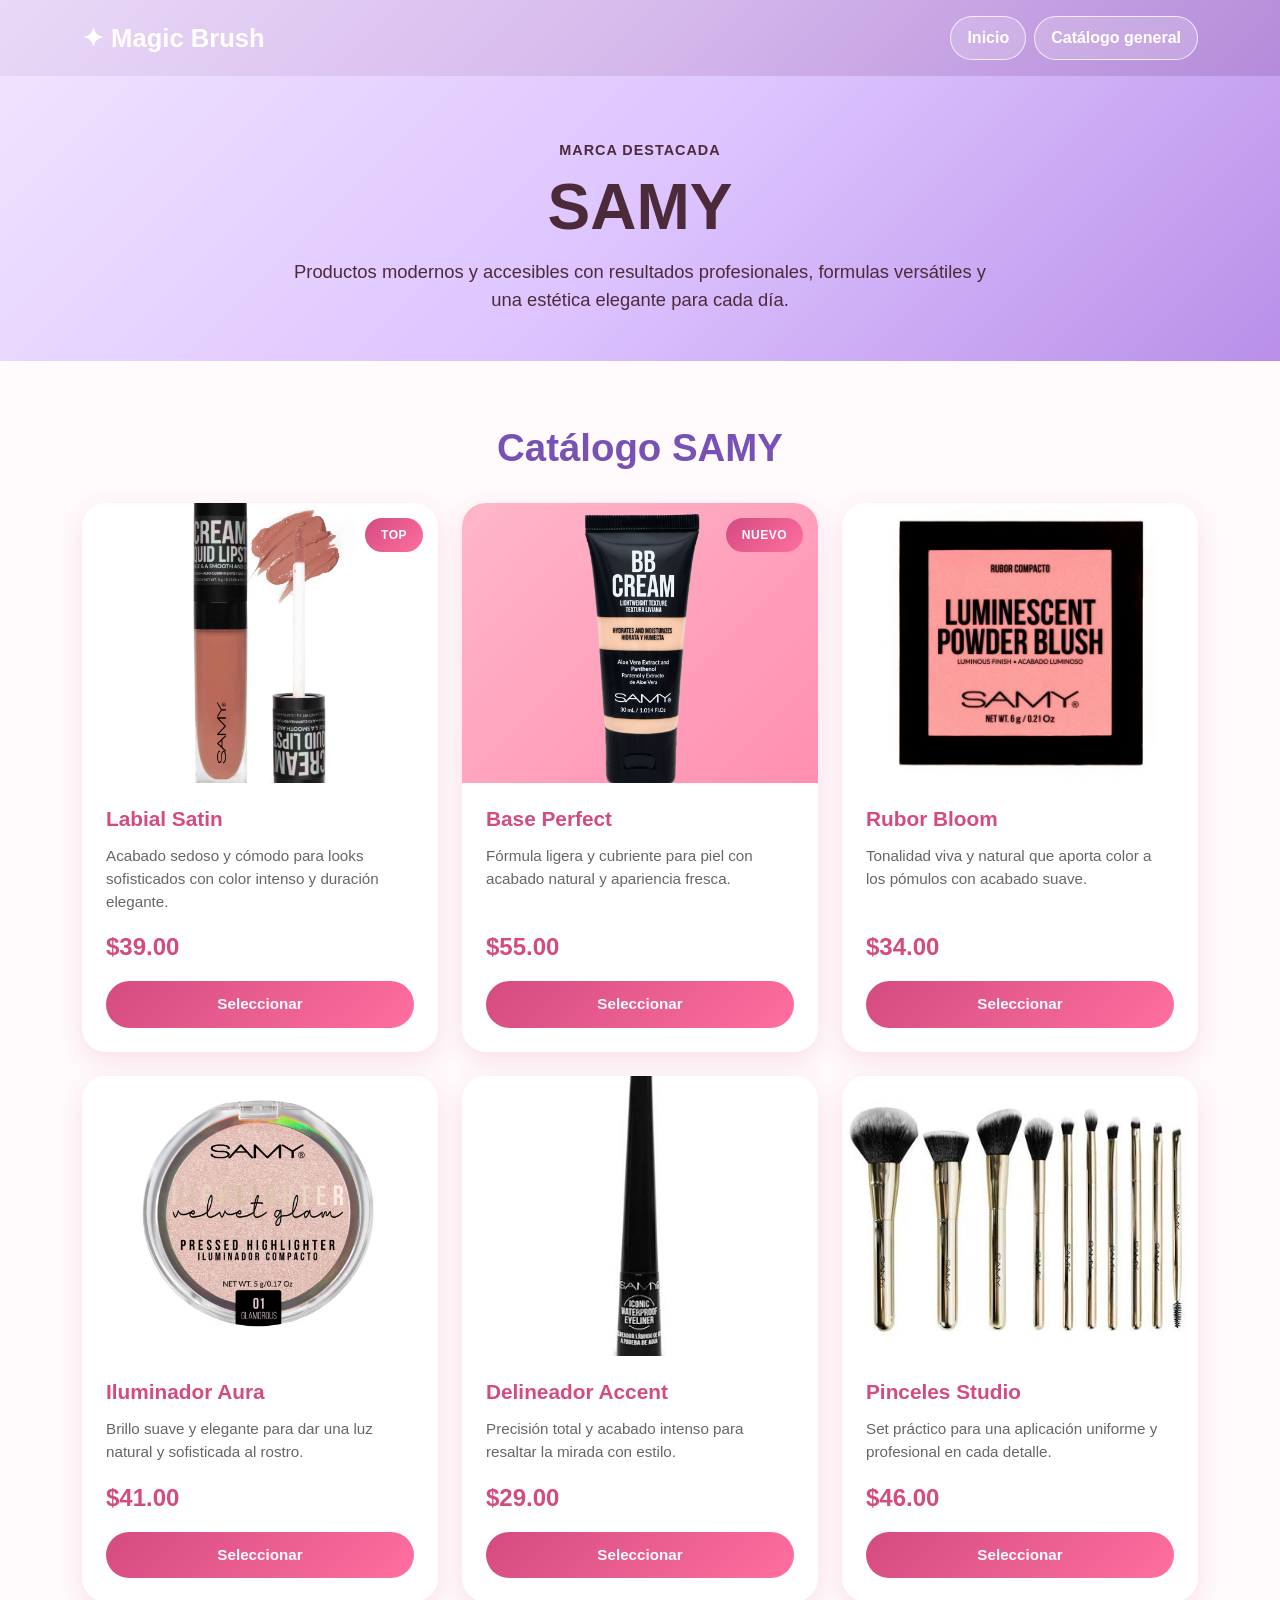
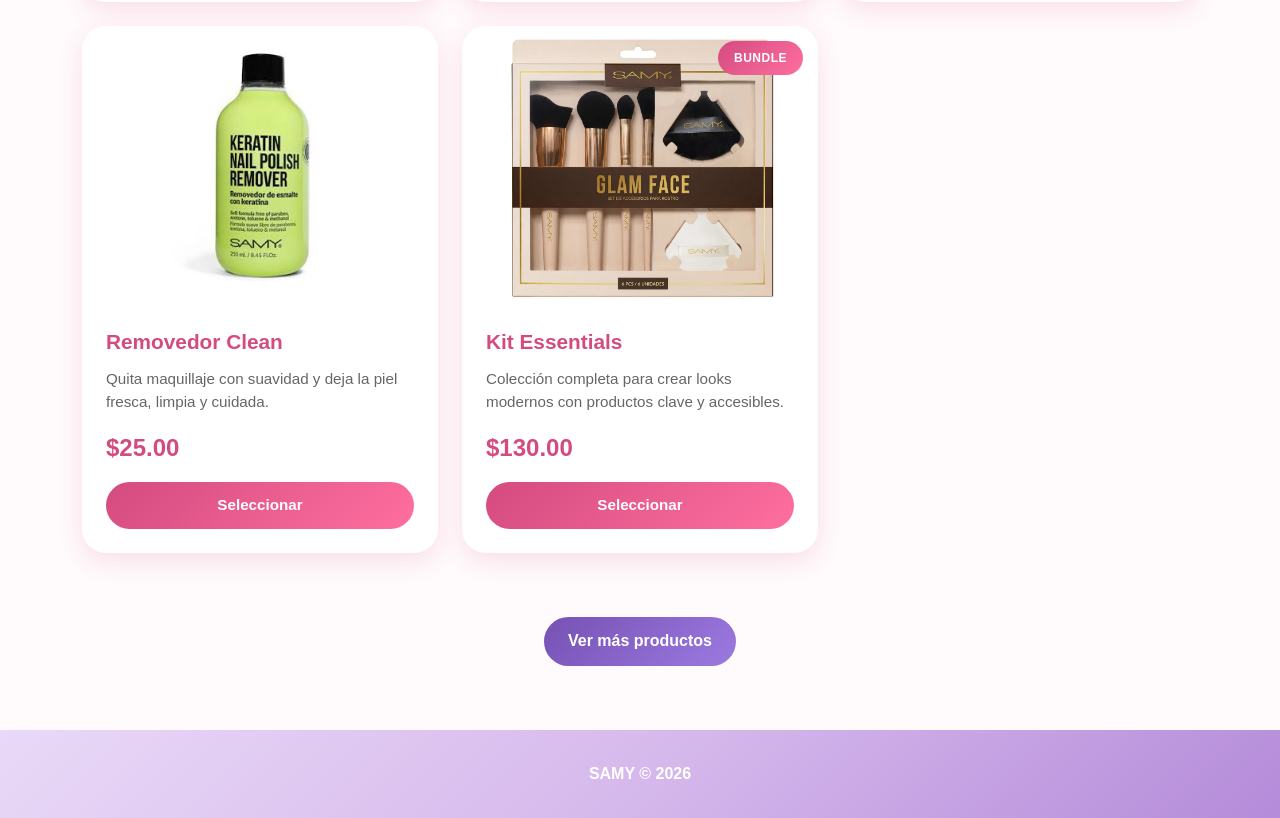
<file: samy.html>
<!DOCTYPE html>
<html lang="es">
<head>
  <meta charset="UTF-8">
  <meta name="viewport" content="width=device-width, initial-scale=1.0">
  <title>SAMY | Catálogo</title>
  <link href="https://cdn.jsdelivr.net/npm/bootstrap@5.3.8/dist/css/bootstrap.min.css" rel="stylesheet">
  <link rel="stylesheet" href="style.css">
  <style>
    body {
      background: #fffafc;
      color: #382330;
    }

    .topbar {
      background: linear-gradient(135deg, #e9d9f7 0%, #d6b9ec 50%, #b48bd9 100%);
      padding: 1rem 0;
      box-shadow: 0 8px 20px rgba(123, 82, 185, 0.18);
    }

    .brand {
      color: #fff;
      text-decoration: none;
      font-weight: 800;
      font-size: 1.6rem;
    }

    .hero-marca {
      background: linear-gradient(135deg, #f0e2ff 0%, #ddc4ff 50%, #b98fe8 100%);
      padding: 4rem 0 3rem;
      color: #4d2a3a;
      text-align: center;
    }

    .hero-marca h1 {
      font-size: clamp(2.2rem, 5vw, 4rem);
      font-weight: 800;
      margin-bottom: 0.75rem;
    }

    .hero-marca p {
      font-size: 1.15rem;
      max-width: 700px;
      margin: 0 auto;
    }

    .catalogo {
      padding: 4rem 0;
    }

    .section-title {
      text-align: center;
      color: #7751b4;
      font-weight: 800;
      font-size: clamp(2rem, 3vw, 2.8rem);
      margin-bottom: 2rem;
    }

    .btn-nav {
      display: inline-block;
      background: rgba(255, 255, 255, 0.18);
      color: white;
      border: 1px solid rgba(255, 255, 255, 0.75);
      border-radius: 999px;
      padding: 0.55rem 1rem;
      text-decoration: none;
      font-weight: 600;
      transition: all 0.3s ease;
    }

    .btn-nav:hover {
      background: white;
      color: #7751b4;
      text-decoration: none;
    }

    .btn-principal {
      display: inline-flex;
      align-items: center;
      justify-content: center;
      background: linear-gradient(135deg, #7751b4 0%, #9b7ae0 100%);
      color: white;
      border: none;
      border-radius: 999px;
      padding: 0.8rem 1.5rem;
      font-weight: 700;
      text-decoration: none;
      margin-top: 1rem;
      transition: all 0.3s ease;
    }

    .btn-principal:hover {
      transform: translateY(-2px);
      box-shadow: 0 10px 25px rgba(119, 81, 180, 0.3);
      color: white;
    }
  </style>
</head>
<body>
  <nav class="topbar">
    <div class="container d-flex justify-content-between align-items-center">
      <a href="index.html" class="brand">✦ Magic Brush</a>
      <div class="d-flex gap-2">
        <a class="btn-nav" href="index.html">Inicio</a>
        <a class="btn-nav" href="compras.html#productos">Catálogo general</a>
      </div>
    </div>
  </nav>

  <header class="hero-marca">
    <div class="container">
      <p style="margin-bottom: 0.5rem; font-weight: 700; letter-spacing: 1px; text-transform: uppercase; font-size: 0.9rem;">Marca destacada</p>
      <h1>SAMY</h1>
      <p>Productos modernos y accesibles con resultados profesionales, formulas versátiles y una estética elegante para cada día.</p>
    </div>
  </header>

  <main class="catalogo">
    <div class="container">
      <h2 class="section-title">Catálogo SAMY</h2>

      <div class="row g-4">
        <div class="col-md-6 col-lg-4">
          <div class="card-producto">
            <div class="imagen-producto">
              <img src="./imagenes/labiales samy.webp" alt="Labial Samy" class="img-producto">
              <span class="badge-descuento">TOP</span>
            </div>
            <div class="card-body-producto">
              <h5 class="nombre-producto">Labial Satin</h5>
              <p class="descripcion-producto">Acabado sedoso y cómodo para looks sofisticados con color intenso y duración elegante.</p>
              <div class="precio-producto">
                <span class="precio">$39.00</span>
              </div>
              <button class="btn-seleccionar">Seleccionar</button>
            </div>
          </div>
        </div>

        <div class="col-md-6 col-lg-4">
          <div class="card-producto">
            <div class="imagen-producto">
              <img src="./imagenes/base samy.png" alt="Base Samy" class="img-producto">
              <span class="badge-descuento">NUEVO</span>
            </div>
            <div class="card-body-producto">
              <h5 class="nombre-producto">Base Perfect</h5>
              <p class="descripcion-producto">Fórmula ligera y cubriente para piel con acabado natural y apariencia fresca.</p>
              <div class="precio-producto">
                <span class="precio">$55.00</span>
              </div>
              <button class="btn-seleccionar">Seleccionar</button>
            </div>
          </div>
        </div>

        <div class="col-md-6 col-lg-4">
          <div class="card-producto">
            <div class="imagen-producto">
              <img src="./imagenes/rubor samy.webp" alt="Rubor Samy" class="img-producto">
            </div>
            <div class="card-body-producto">
              <h5 class="nombre-producto">Rubor Bloom</h5>
              <p class="descripcion-producto">Tonalidad viva y natural que aporta color a los pómulos con acabado suave.</p>
              <div class="precio-producto">
                <span class="precio">$34.00</span>
              </div>
              <button class="btn-seleccionar">Seleccionar</button>
            </div>
          </div>
        </div>

        <div class="col-md-6 col-lg-4">
          <div class="card-producto">
            <div class="imagen-producto">
              <img src="./imagenes/Iluminador samy.webp" alt="Iluminador Samy" class="img-producto">
            </div>
            <div class="card-body-producto">
              <h5 class="nombre-producto">Iluminador Aura</h5>
              <p class="descripcion-producto">Brillo suave y elegante para dar una luz natural y sofisticada al rostro.</p>
              <div class="precio-producto">
                <span class="precio">$41.00</span>
              </div>
              <button class="btn-seleccionar">Seleccionar</button>
            </div>
          </div>
        </div>

        <div class="col-md-6 col-lg-4">
          <div class="card-producto">
            <div class="imagen-producto">
              <img src="./imagenes/delineador samy.jfif" alt="Delineador Samy" class="img-producto">
            </div>
            <div class="card-body-producto">
              <h5 class="nombre-producto">Delineador Accent</h5>
              <p class="descripcion-producto">Precisión total y acabado intenso para resaltar la mirada con estilo.</p>
              <div class="precio-producto">
                <span class="precio">$29.00</span>
              </div>
              <button class="btn-seleccionar">Seleccionar</button>
            </div>
          </div>
        </div>

        <div class="col-md-6 col-lg-4">
          <div class="card-producto">
            <div class="imagen-producto">
              <img src="./imagenes/pinceles samy.jfif" alt="Pinceles Samy" class="img-producto">
            </div>
            <div class="card-body-producto">
              <h5 class="nombre-producto">Pinceles Studio</h5>
              <p class="descripcion-producto">Set práctico para una aplicación uniforme y profesional en cada detalle.</p>
              <div class="precio-producto">
                <span class="precio">$46.00</span>
              </div>
              <button class="btn-seleccionar">Seleccionar</button>
            </div>
          </div>
        </div>

        <div class="col-md-6 col-lg-4">
          <div class="card-producto">
            <div class="imagen-producto">
              <img src="./imagenes/removedor samy.jfif" alt="Removedor Samy" class="img-producto">
            </div>
            <div class="card-body-producto">
              <h5 class="nombre-producto">Removedor Clean</h5>
              <p class="descripcion-producto">Quita maquillaje con suavidad y deja la piel fresca, limpia y cuidada.</p>
              <div class="precio-producto">
                <span class="precio">$25.00</span>
              </div>
              <button class="btn-seleccionar">Seleccionar</button>
            </div>
          </div>
        </div>

        <div class="col-md-6 col-lg-4">
          <div class="card-producto">
            <div class="imagen-producto">
              <img src="./imagenes/kit samy.webp" alt="Kit Samy" class="img-producto">
              <span class="badge-descuento">BUNDLE</span>
            </div>
            <div class="card-body-producto">
              <h5 class="nombre-producto">Kit Essentials</h5>
              <p class="descripcion-producto">Colección completa para crear looks modernos con productos clave y accesibles.</p>
              <div class="precio-producto">
                <span class="precio">$130.00</span>
              </div>
              <button class="btn-seleccionar">Seleccionar</button>
            </div>
          </div>
        </div>
      </div>

      <div class="text-center mt-5">
        <a href="compras.html#productos" class="btn-principal">Ver más productos</a>
      </div>
    </div>
  </main>

  <footer style="background: linear-gradient(135deg, #e9d9f7 0%, #d6b9ec 50%, #b48bd9 100%); color: white; padding: 2rem 0; text-align: center;">
    <div class="container">
      <p style="margin: 0; font-weight: 600;">SAMY © 2026</p>
    </div>
  </footer>
</body>
</html>
</file>
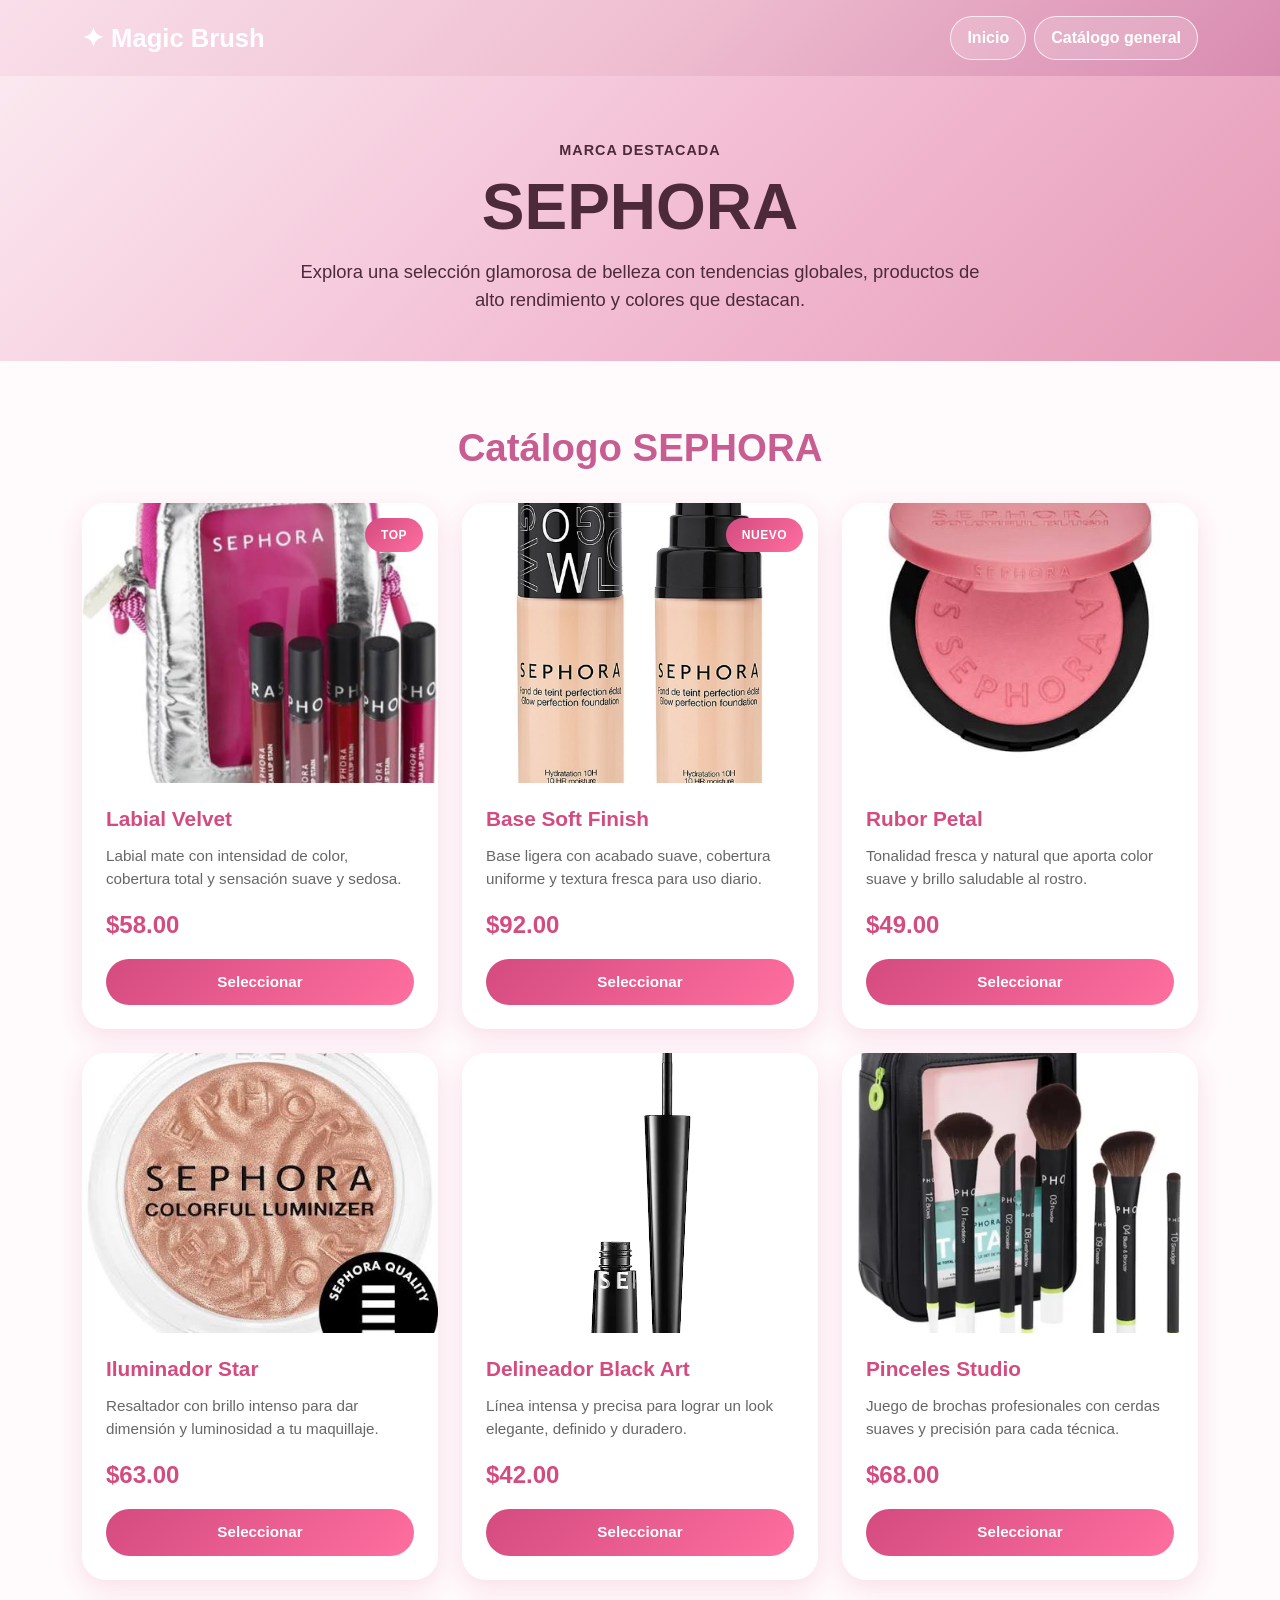
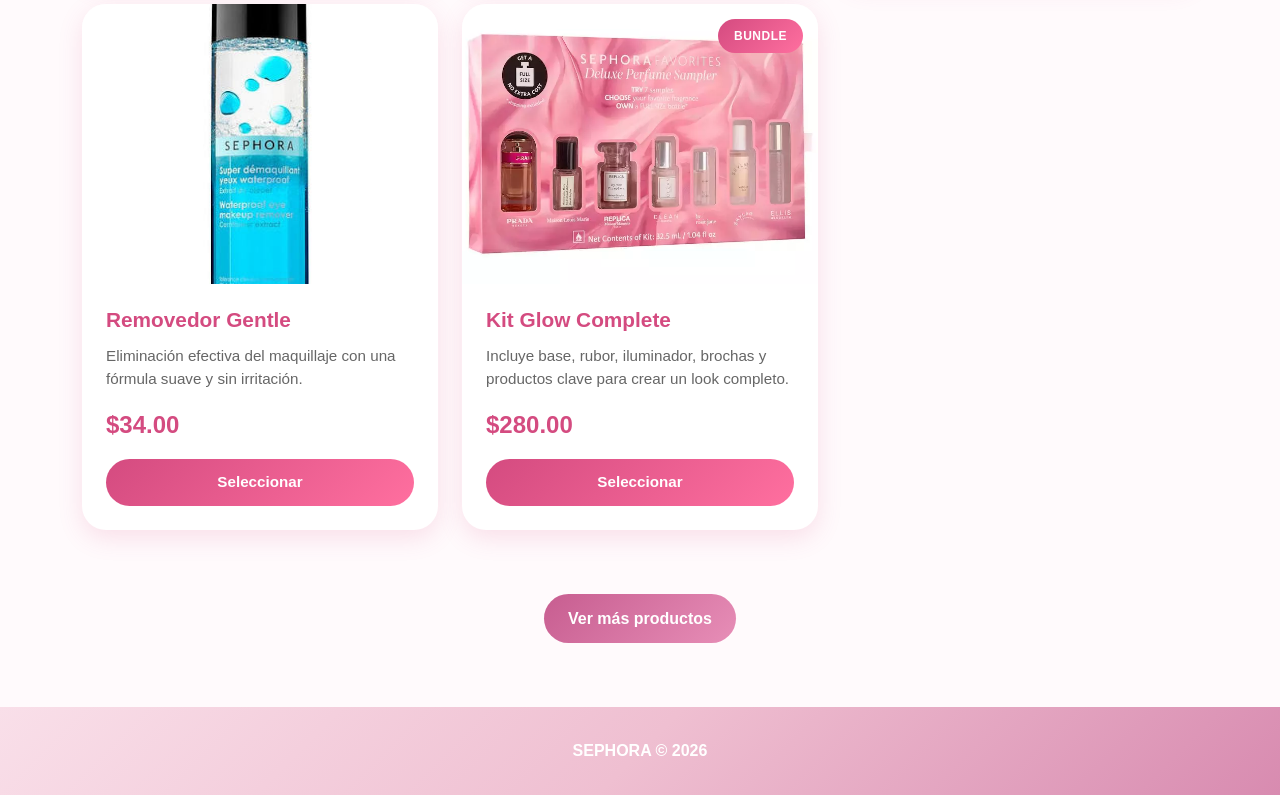
<file: sephora.html>
<!DOCTYPE html>
<html lang="es">
<head>
  <meta charset="UTF-8">
  <meta name="viewport" content="width=device-width, initial-scale=1.0">
  <title>SEPHORA | Catálogo</title>
  <link href="https://cdn.jsdelivr.net/npm/bootstrap@5.3.8/dist/css/bootstrap.min.css" rel="stylesheet">
  <link rel="stylesheet" href="style.css">
  <style>
    body {
      background: #fffafc;
      color: #382330;
    }

    .topbar {
      background: linear-gradient(135deg, #f9dfe9 0%, #efbfd1 50%, #d88bb0 100%);
      padding: 1rem 0;
      box-shadow: 0 8px 20px rgba(173, 101, 138, 0.18);
    }

    .brand {
      color: #fff;
      text-decoration: none;
      font-weight: 800;
      font-size: 1.6rem;
    }

    .hero-marca {
      background: linear-gradient(135deg, #fbe8ef 0%, #f3bfd5 50%, #e69ab6 100%);
      padding: 4rem 0 3rem;
      color: #4d2a3a;
      text-align: center;
    }

    .hero-marca h1 {
      font-size: clamp(2.2rem, 5vw, 4rem);
      font-weight: 800;
      margin-bottom: 0.75rem;
    }

    .hero-marca p {
      font-size: 1.15rem;
      max-width: 700px;
      margin: 0 auto;
    }

    .catalogo {
      padding: 4rem 0;
    }

    .section-title {
      text-align: center;
      color: #c75d90;
      font-weight: 800;
      font-size: clamp(2rem, 3vw, 2.8rem);
      margin-bottom: 2rem;
    }

    .btn-nav {
      display: inline-block;
      background: rgba(255, 255, 255, 0.18);
      color: white;
      border: 1px solid rgba(255, 255, 255, 0.75);
      border-radius: 999px;
      padding: 0.55rem 1rem;
      text-decoration: none;
      font-weight: 600;
      transition: all 0.3s ease;
    }

    .btn-nav:hover {
      background: white;
      color: #c75d90;
      text-decoration: none;
    }

    .btn-principal {
      display: inline-flex;
      align-items: center;
      justify-content: center;
      background: linear-gradient(135deg, #c75d90 0%, #e78eb7 100%);
      color: white;
      border: none;
      border-radius: 999px;
      padding: 0.8rem 1.5rem;
      font-weight: 700;
      text-decoration: none;
      margin-top: 1rem;
      transition: all 0.3s ease;
    }

    .btn-principal:hover {
      transform: translateY(-2px);
      box-shadow: 0 10px 25px rgba(199, 93, 144, 0.3);
      color: white;
    }
  </style>
</head>
<body>
  <nav class="topbar">
    <div class="container d-flex justify-content-between align-items-center">
      <a href="index.html" class="brand">✦ Magic Brush</a>
      <div class="d-flex gap-2">
        <a class="btn-nav" href="index.html">Inicio</a>
        <a class="btn-nav" href="compras.html#productos">Catálogo general</a>
      </div>
    </div>
  </nav>

  <header class="hero-marca">
    <div class="container">
      <p style="margin-bottom: 0.5rem; font-weight: 700; letter-spacing: 1px; text-transform: uppercase; font-size: 0.9rem;">Marca destacada</p>
      <h1>SEPHORA</h1>
      <p>Explora una selección glamorosa de belleza con tendencias globales, productos de alto rendimiento y colores que destacan.</p>
    </div>
  </header>

  <main class="catalogo">
    <div class="container">
      <h2 class="section-title">Catálogo SEPHORA</h2>

      <div class="row g-4">
        <div class="col-md-6 col-lg-4">
          <div class="card-producto">
            <div class="imagen-producto">
              <img src="./imagenes/labiales sephora.jpg" alt="Labial Sephora" class="img-producto">
              <span class="badge-descuento">TOP</span>
            </div>
            <div class="card-body-producto">
              <h5 class="nombre-producto">Labial Velvet</h5>
              <p class="descripcion-producto">Labial mate con intensidad de color, cobertura total y sensación suave y sedosa.</p>
              <div class="precio-producto">
                <span class="precio">$58.00</span>
              </div>
              <button class="btn-seleccionar">Seleccionar</button>
            </div>
          </div>
        </div>

        <div class="col-md-6 col-lg-4">
          <div class="card-producto">
            <div class="imagen-producto">
              <img src="./imagenes/base sephora.webp" alt="Base Sephora" class="img-producto">
              <span class="badge-descuento">NUEVO</span>
            </div>
            <div class="card-body-producto">
              <h5 class="nombre-producto">Base Soft Finish</h5>
              <p class="descripcion-producto">Base ligera con acabado suave, cobertura uniforme y textura fresca para uso diario.</p>
              <div class="precio-producto">
                <span class="precio">$92.00</span>
              </div>
              <button class="btn-seleccionar">Seleccionar</button>
            </div>
          </div>
        </div>

        <div class="col-md-6 col-lg-4">
          <div class="card-producto">
            <div class="imagen-producto">
              <img src="./imagenes/rubor sephora.jfif" alt="Rubor Sephora" class="img-producto">
            </div>
            <div class="card-body-producto">
              <h5 class="nombre-producto">Rubor Petal</h5>
              <p class="descripcion-producto">Tonalidad fresca y natural que aporta color suave y brillo saludable al rostro.</p>
              <div class="precio-producto">
                <span class="precio">$49.00</span>
              </div>
              <button class="btn-seleccionar">Seleccionar</button>
            </div>
          </div>
        </div>

        <div class="col-md-6 col-lg-4">
          <div class="card-producto">
            <div class="imagen-producto">
              <img src="./imagenes/iluminador sphora.jfif" alt="Iluminador Sephora" class="img-producto">
            </div>
            <div class="card-body-producto">
              <h5 class="nombre-producto">Iluminador Star</h5>
              <p class="descripcion-producto">Resaltador con brillo intenso para dar dimensión y luminosidad a tu maquillaje.</p>
              <div class="precio-producto">
                <span class="precio">$63.00</span>
              </div>
              <button class="btn-seleccionar">Seleccionar</button>
            </div>
          </div>
        </div>

        <div class="col-md-6 col-lg-4">
          <div class="card-producto">
            <div class="imagen-producto">
              <img src="./imagenes/delineador sephora.webp" alt="Delineador Sephora" class="img-producto">
            </div>
            <div class="card-body-producto">
              <h5 class="nombre-producto">Delineador Black Art</h5>
              <p class="descripcion-producto">Línea intensa y precisa para lograr un look elegante, definido y duradero.</p>
              <div class="precio-producto">
                <span class="precio">$42.00</span>
              </div>
              <button class="btn-seleccionar">Seleccionar</button>
            </div>
          </div>
        </div>

        <div class="col-md-6 col-lg-4">
          <div class="card-producto">
            <div class="imagen-producto">
              <img src="./imagenes/pinceles sephora.webp" alt="Pinceles Sephora" class="img-producto">
            </div>
            <div class="card-body-producto">
              <h5 class="nombre-producto">Pinceles Studio</h5>
              <p class="descripcion-producto">Juego de brochas profesionales con cerdas suaves y precisión para cada técnica.</p>
              <div class="precio-producto">
                <span class="precio">$68.00</span>
              </div>
              <button class="btn-seleccionar">Seleccionar</button>
            </div>
          </div>
        </div>

        <div class="col-md-6 col-lg-4">
          <div class="card-producto">
            <div class="imagen-producto">
              <img src="./imagenes/removedor sephora 1.jfif" alt="Removedor Sephora" class="img-producto">
            </div>
            <div class="card-body-producto">
              <h5 class="nombre-producto">Removedor Gentle</h5>
              <p class="descripcion-producto">Eliminación efectiva del maquillaje con una fórmula suave y sin irritación.</p>
              <div class="precio-producto">
                <span class="precio">$34.00</span>
              </div>
              <button class="btn-seleccionar">Seleccionar</button>
            </div>
          </div>
        </div>

        <div class="col-md-6 col-lg-4">
          <div class="card-producto">
            <div class="imagen-producto">
              <img src="./imagenes/kit sephora.webp" alt="Kit Sephora" class="img-producto">
              <span class="badge-descuento">BUNDLE</span>
            </div>
            <div class="card-body-producto">
              <h5 class="nombre-producto">Kit Glow Complete</h5>
              <p class="descripcion-producto">Incluye base, rubor, iluminador, brochas y productos clave para crear un look completo.</p>
              <div class="precio-producto">
                <span class="precio">$280.00</span>
              </div>
              <button class="btn-seleccionar">Seleccionar</button>
            </div>
          </div>
        </div>
      </div>

      <div class="text-center mt-5">
        <a href="compras.html#productos" class="btn-principal">Ver más productos</a>
      </div>
    </div>
  </main>

  <footer style="background: linear-gradient(135deg, #f9dfe9 0%, #efbfd1 50%, #d88bb0 100%); color: white; padding: 2rem 0; text-align: center;">
    <div class="container">
      <p style="margin: 0; font-weight: 600;">SEPHORA © 2026</p>
    </div>
  </footer>
</body>
</html>
</file>
<file: style.css>
body {
  margin: 0;
  font-family: 'Segoe UI', Tahoma, Geneva, Verdana, sans-serif;
  background: #fff5f8;
  color: #4d2a3a;
}

.hero-section {
  min-height: 100vh;
  background: linear-gradient(135deg, #ffb6c9 0%, #ff8fb1 50%, #ff6f9f 100%);
}

.text-pink {
  color: #d44b80;
}

img {
  object-fit: cover;
  height: 360px;
  width: 100%;
}

.btn-outline-light:hover {
  background-color: #ffffff;
  color: #d44b80;
}

.card {
  border-radius: 1rem;
}

.contacto-flotante {
  position: fixed;
  top: 50%;
  right: 1rem;
  transform: translateY(-50%);
  z-index: 1030;
}

.contacto-boton {
  background: #4d2a3a;
  border: 2px solid #ffffff;
  border-radius: 0.75rem 0 0 0.75rem;
  box-shadow: 0 6px 18px rgba(77, 42, 58, 0.3);
  color: #ffffff;
  font-weight: 700;
  max-width: 190px;
  padding: 0.75rem 1rem;
}

.contacto-boton:hover,
.contacto-boton:focus {
  background: #d44b80;
  color: #ffffff;
}

.contacto-menu {
  color: #4d2a3a;
  min-width: 230px;
}

.contacto-menu h6 {
  color: #d44b80;
  font-weight: 700;
}

@media (max-width: 576px) {
  .contacto-flotante {
    right: 0.5rem;
  }

  .contacto-boton {
    font-size: 0.8rem;
    max-width: 155px;
    padding: 0.6rem 0.75rem;
  }
}

.marca-enlace {
  color: inherit;
  display: block;
  text-decoration: none;
}

.marca-productos {
  scroll-margin-top: 2rem;
  margin-top: 3rem;
  padding: 2rem;
  background: #fff5f8;
  border-radius: 1rem;
}

.marca-productos h3,
.marca-productos h4 {
  color: #d44b80;
  font-weight: 700;
}

.marca-productos h3 {
  margin-bottom: 1.5rem;
}

.marca-productos h4 {
  font-size: 1.1rem;
  margin: 0.75rem 0 0;
}

.marca-productos img {
  height: 220px;
  border-radius: 0.75rem;
}

/* ===================== ESTILOS DE PRODUCTOS ===================== */

.card-producto {
  border: none;
  border-radius: 1.5rem;
  overflow: hidden;
  box-shadow: 0 8px 24px rgba(212, 75, 128, 0.15);
  transition: transform 0.3s ease, box-shadow 0.3s ease;
  background: white;
  height: 100%;
  display: flex;
  flex-direction: column;
}

.card-producto:hover {
  transform: translateY(-10px);
  box-shadow: 0 12px 36px rgba(212, 75, 128, 0.25);
}

.imagen-producto {
  position: relative;
  overflow: hidden;
  height: 280px;
  background: linear-gradient(135deg, #ffb6c9 0%, #ff8fb1 100%);
}

.img-producto {
  width: 100%;
  height: 100%;
  object-fit: cover;
  transition: transform 0.3s ease;
}

.card-producto:hover .img-producto {
  transform: scale(1.05);
}

.badge-descuento {
  position: absolute;
  top: 15px;
  right: 15px;
  background: linear-gradient(135deg, #d44b80 0%, #ff6f9f 100%);
  color: white;
  padding: 0.5rem 1rem;
  border-radius: 50px;
  font-size: 0.75rem;
  font-weight: bold;
  letter-spacing: 0.5px;
}

.card-body-producto {
  padding: 1.5rem;
  flex: 1;
  display: flex;
  flex-direction: column;
}

.nombre-producto {
  color: #d44b80;
  font-size: 1.3rem;
  margin-bottom: 0.8rem;
  font-weight: 600;
}

.descripcion-producto {
  color: #666;
  font-size: 0.95rem;
  line-height: 1.5;
  margin-bottom: 1rem;
  flex: 1;
}

.precio-producto {
  display: flex;
  align-items: center;
  margin-bottom: 1rem;
  gap: 0.5rem;
}

.precio {
  font-size: 1.5rem;
  color: #d44b80;
  font-weight: bold;
}

.btn-seleccionar {
  background: linear-gradient(135deg, #d44b80 0%, #ff6f9f 100%);
  color: white;
  border: none;
  padding: 0.75rem 1.5rem;
  border-radius: 50px;
  font-weight: 600;
  cursor: pointer;
  transition: all 0.3s ease;
  font-size: 0.95rem;
  width: 100%;
}

.btn-seleccionar:hover {
  background: linear-gradient(135deg, #b83d6b 0%, #ff5a8f 100%);
  transform: scale(1.02);
  color: white;
  text-decoration: none;
}

.btn-seleccionar:active {
  transform: scale(0.98);
}

.formulario-pagina {
  min-height: 100vh;
  background: linear-gradient(135deg, #fff5f8 0%, #ffe8f0 100%);
}

.formulario-nav,
.seccion-compra-inicio {
  background: linear-gradient(135deg, #ffb6c9 0%, #ff8fb1 50%, #ff6f9f 100%);
  color: white;
}

.formulario-encabezado h1 {
  font-size: clamp(2rem, 5vw, 3.25rem);
}

.formulario-compra,
.confirmacion-compra {
  max-width: 820px;
  margin: 0 auto;
  padding: clamp(1.25rem, 4vw, 2.5rem);
  background: white;
  border-radius: 1rem;
  box-shadow: 0 15px 40px rgba(212, 75, 128, 0.14);
}

.formulario-compra section + section {
  border-top: 1px solid #f5d5e0;
  margin-top: 2rem;
  padding-top: 2rem;
}

.formulario-compra h2 {
  color: #d44b80;
  font-size: 1.35rem;
  margin-bottom: 1rem;
}

.formulario-compra label {
  color: #4d2a3a;
  display: block;
  font-weight: 600;
  margin-bottom: 0.4rem;
}

.formulario-compra input,
.formulario-compra select {
  border: 1px solid #edbfd0;
  border-radius: 0.55rem;
  color: #4d2a3a;
  padding: 0.7rem 0.8rem;
  width: 100%;
}

.formulario-compra input:focus,
.formulario-compra select:focus {
  border-color: #d44b80;
  box-shadow: 0 0 0 0.2rem rgba(212, 75, 128, 0.16);
  outline: none;
}

.seccion-compra-inicio {
  padding: 3rem 0;
}

.confirmacion-compra {
  margin-top: 10vh;
  color: #4d2a3a;
}

.confirmacion-compra h1 {
  color: #d44b80;
  font-weight: 800;
}

.confirmacion-icono {
  align-items: center;
  background: #d44b80;
  border-radius: 50%;
  color: white;
  display: flex;
  font-size: 2rem;
  height: 4rem;
  justify-content: center;
  margin: 0 auto 1rem;
  width: 4rem;
}

/* Responsivo para pantallas pequeñas */
@media (max-width: 768px) {
  .card-producto {
    margin-bottom: 1rem;
  }
  
  .nombre-producto {
    font-size: 1.1rem;
  }
}
</file>
